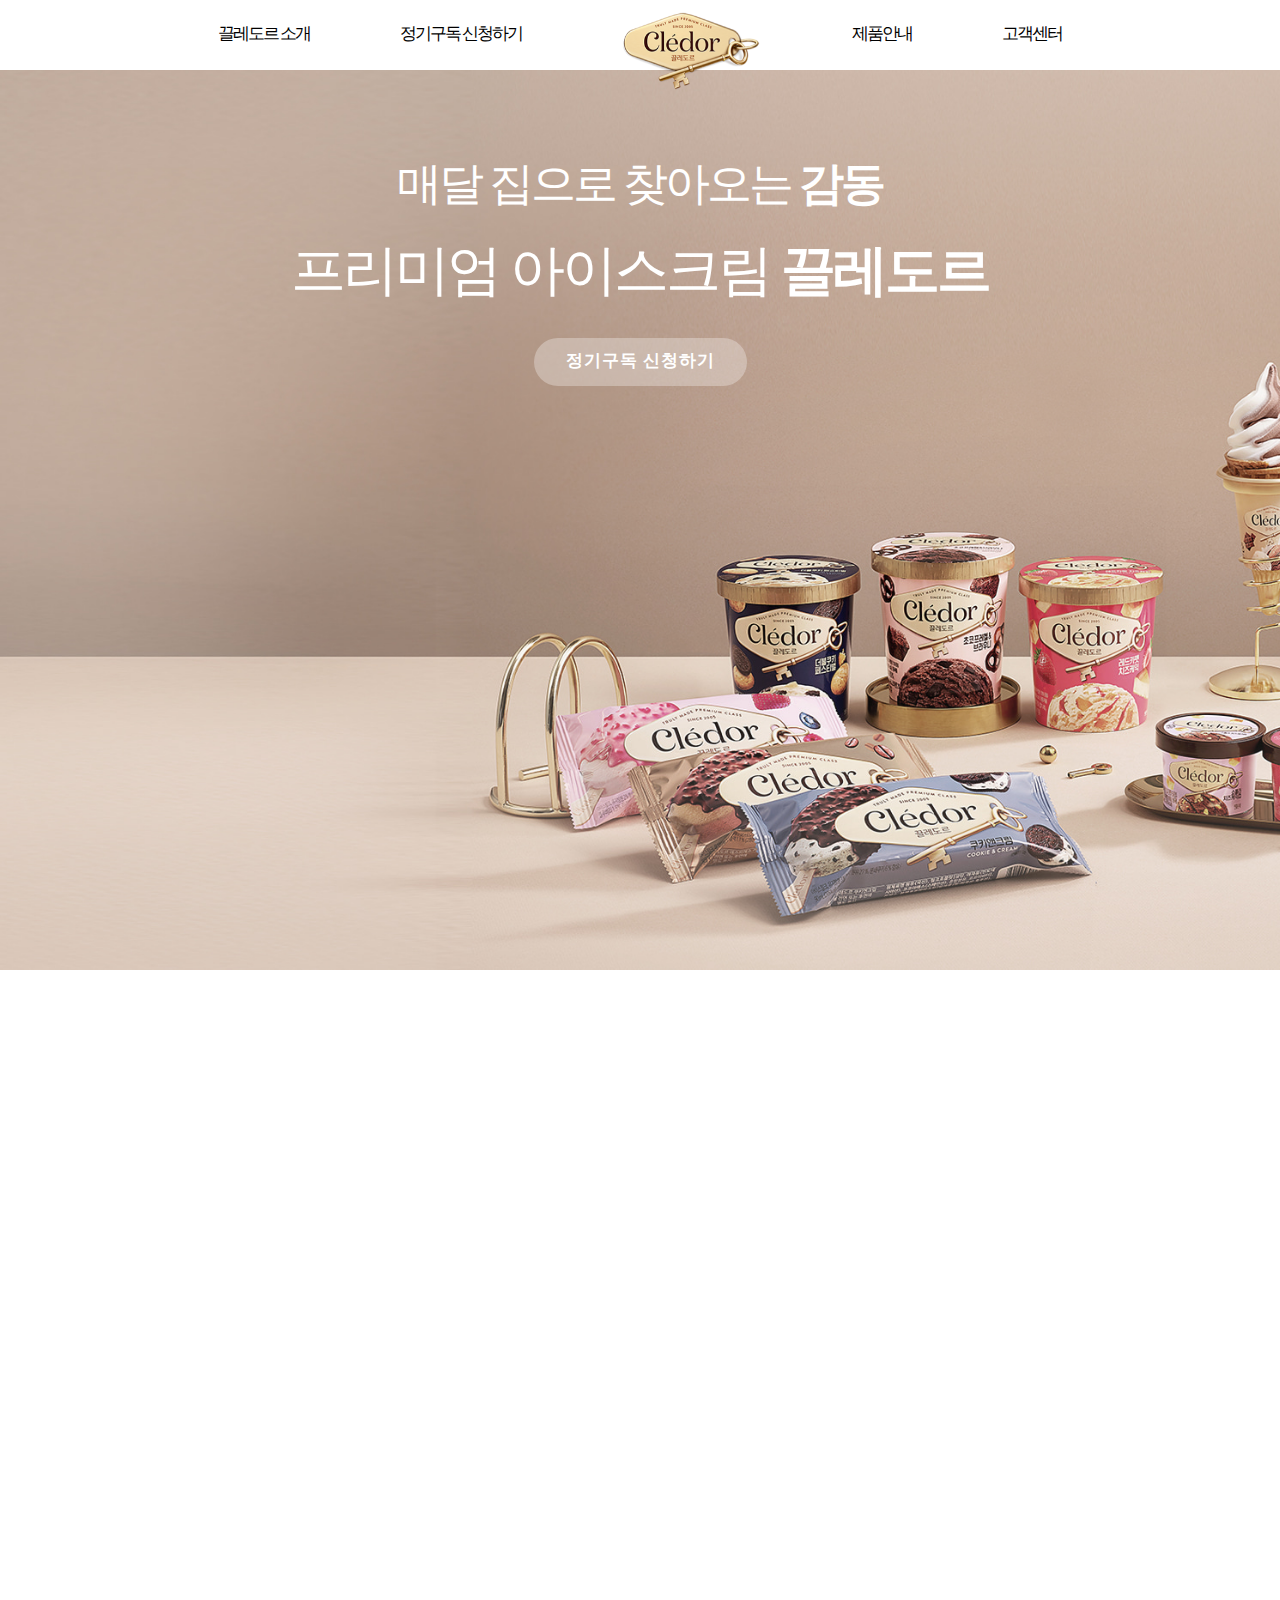
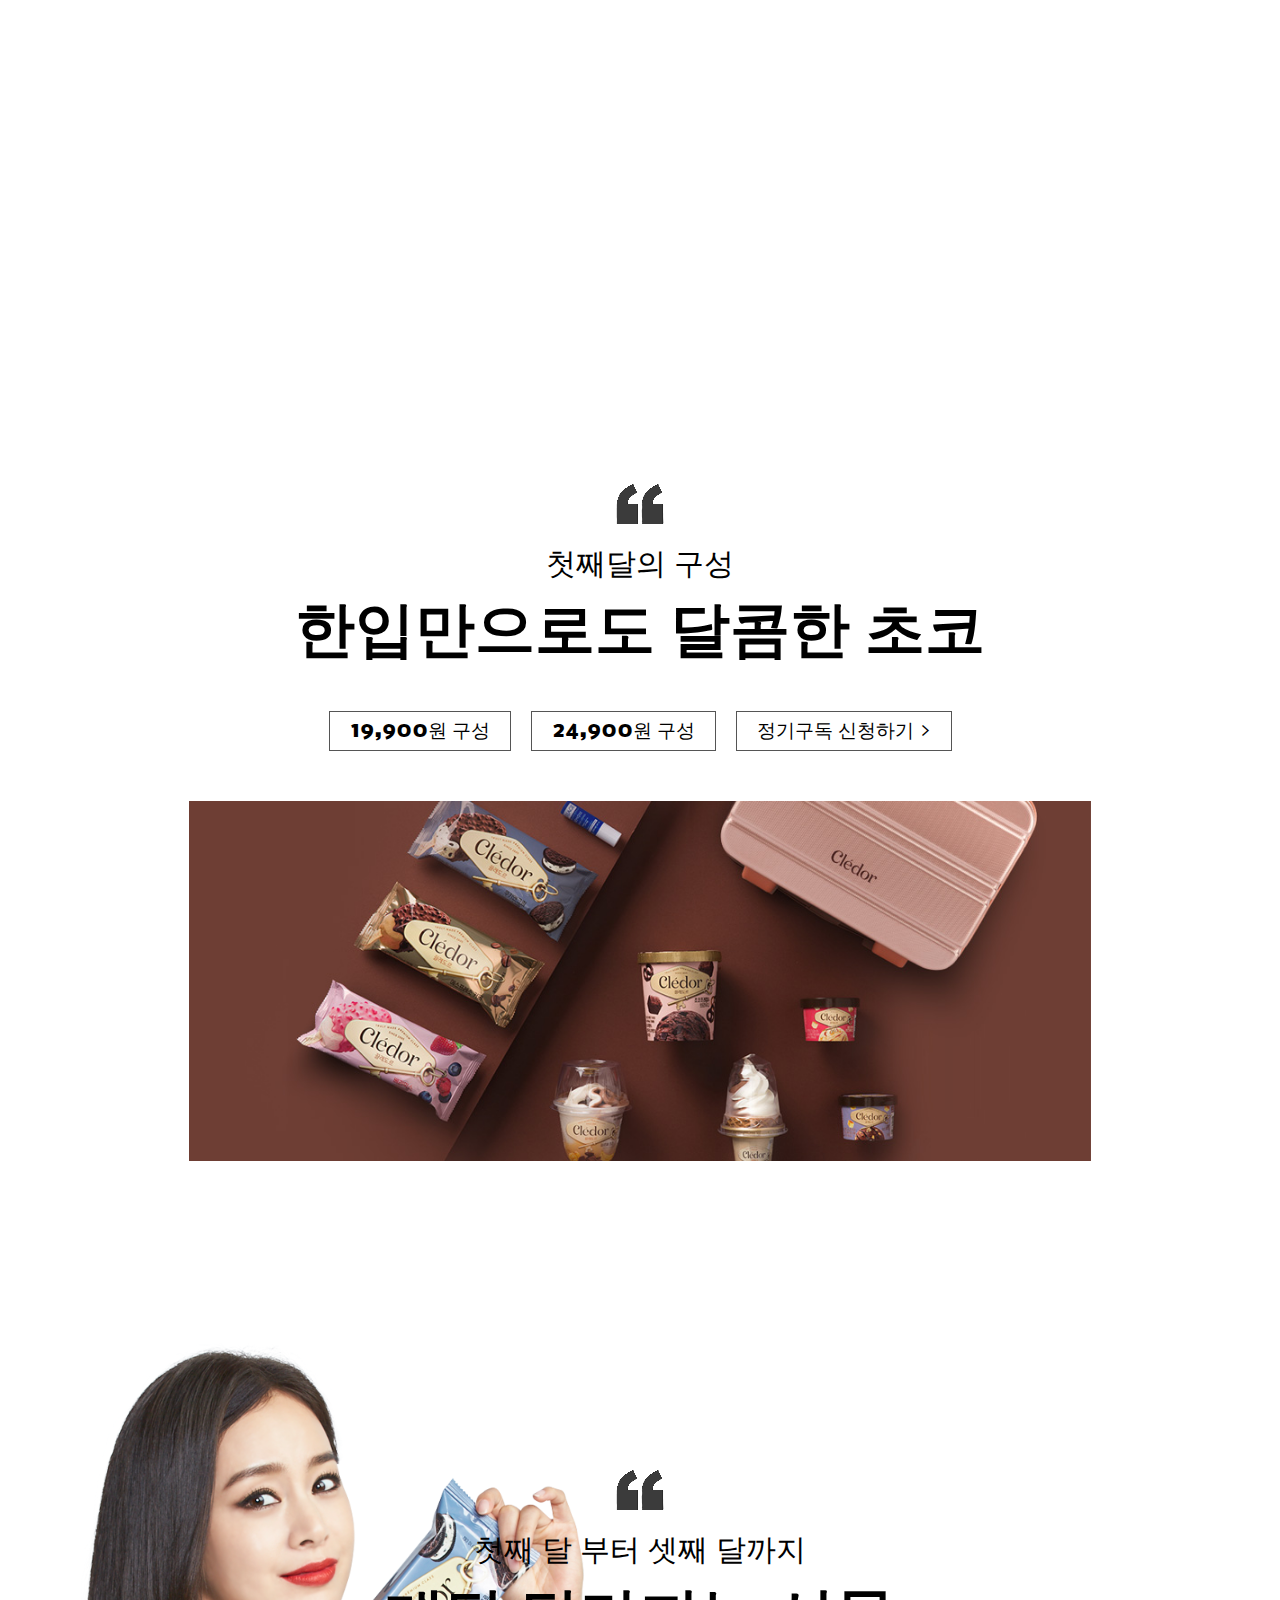
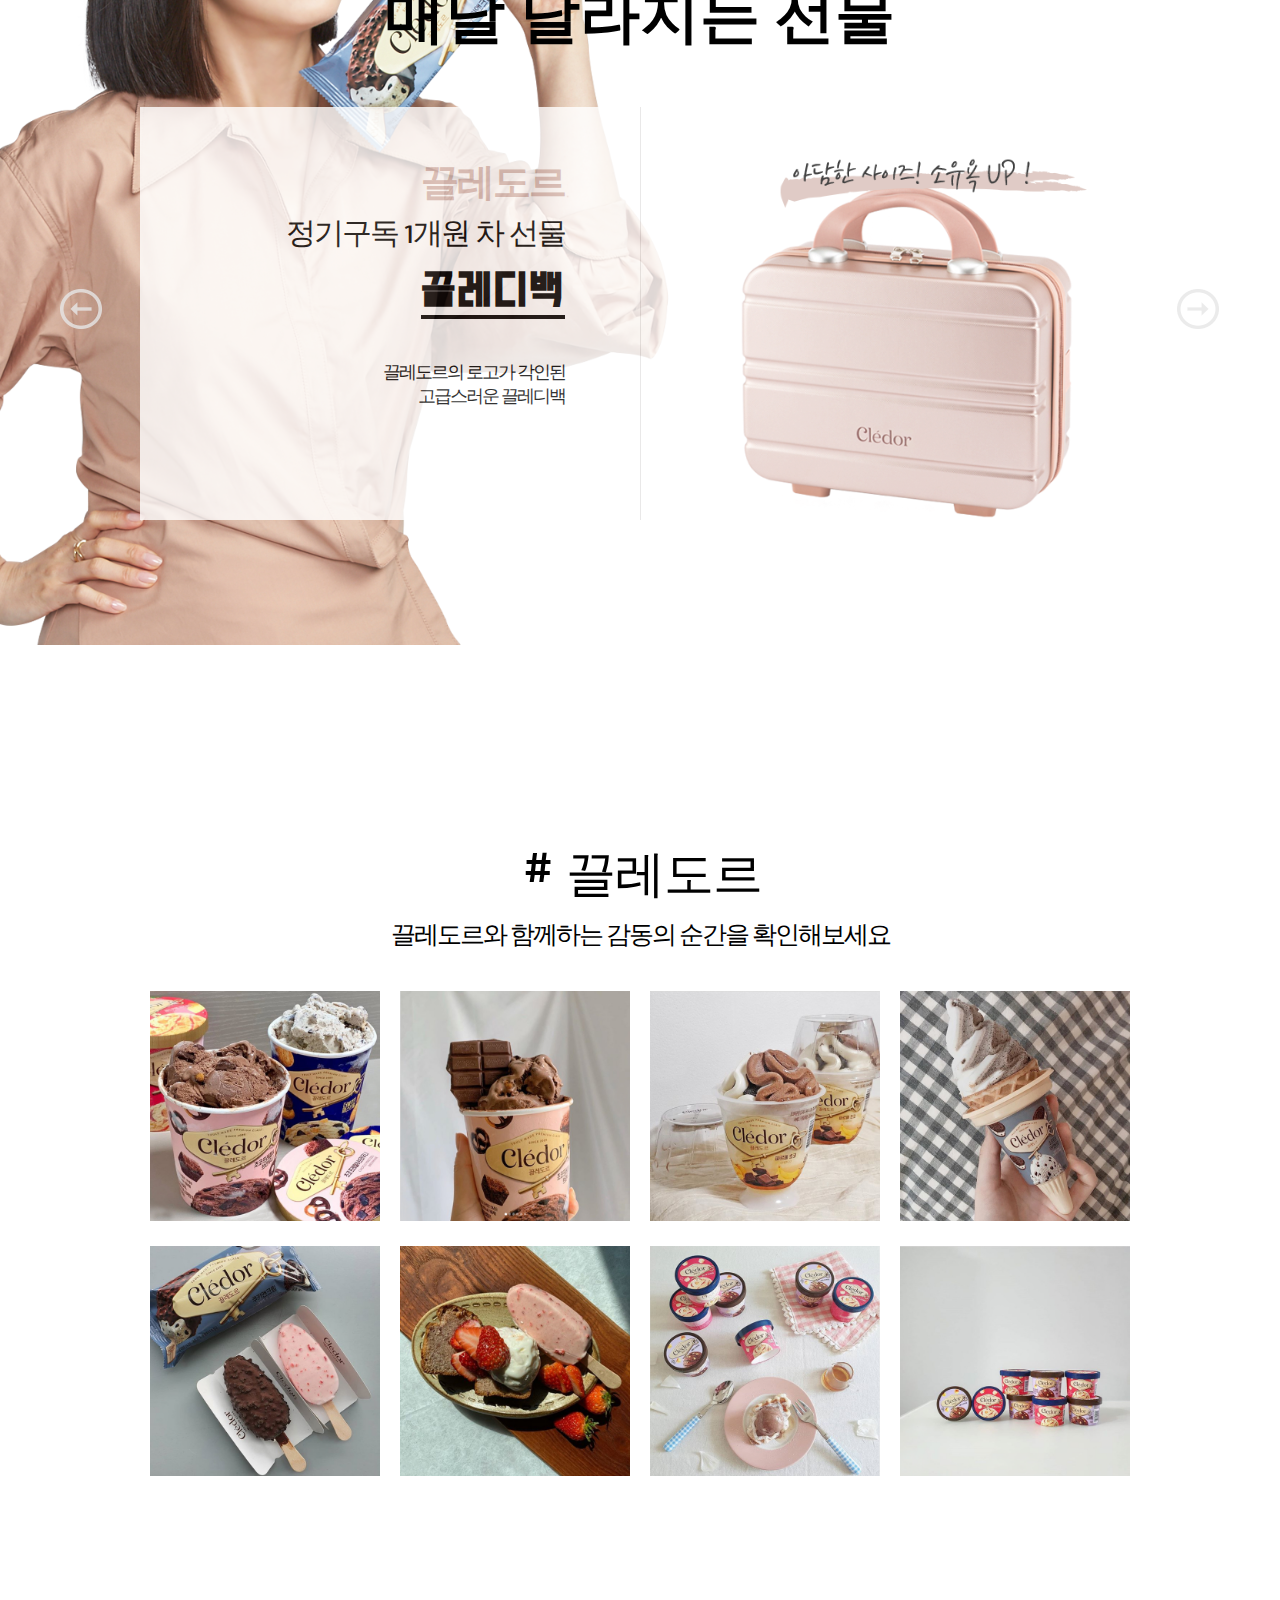
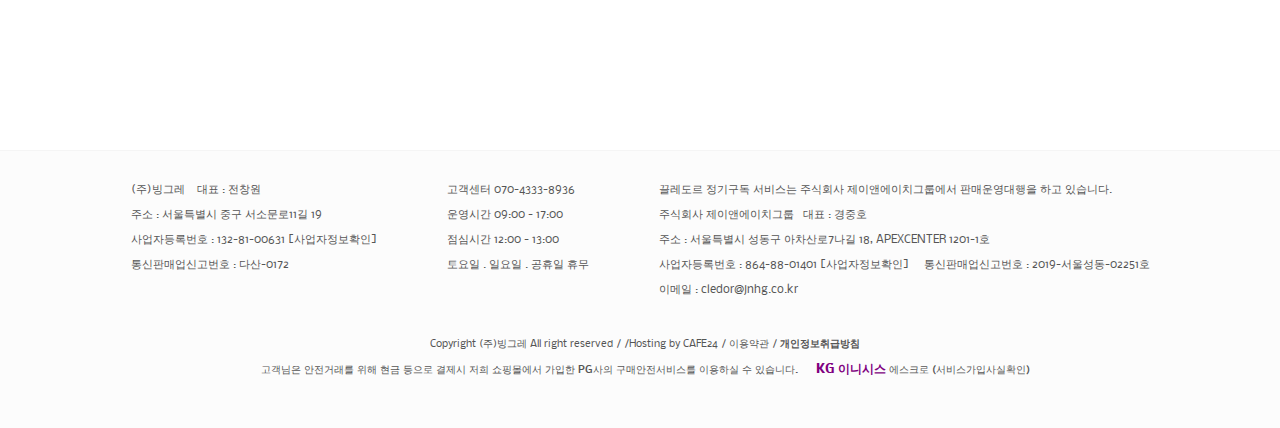
<file: index.html>
<!DOCTYPE html>
<html lang="ko">

  <head>
    <meta charset="UTF-8">
    <title>끌레도르</title>
    <meta name="viewport" content="width=device-width, initial-scale=1.0, user-scalable=no, maximum-scale=1.0, minimum-scale=1.0">
    <link rel="stylesheet" href="css/initial.min.css">
    <link rel="stylesheet" href="css/style.css">
    <!--[if lt IE 9]>
    <script src = "http://html5shiv.googlecode.com/svn/trunk/html5.js"></script>
    <![endif]-->
    <script src="js/jquery.min.js"></script>
    <script src="js/common.js"></script>
    <script type="text/javascript">
      window.onload = function(){
        var browse = navigator.userAgent.toLowerCase();
        if((navigator.appName == 'Netscape' && navigator.userAgent.search('Trident') != -1) || (browse.indexOf("msie") != -1)){
          alert("Chrome 사용을 권장합니다.");
        }
      };
    </script>
  </head>
  <body id="main">
    <div class="back_to_top">
      <a href="#intro">
        <svg xmlns="http://www.w3.org/2000/svg" viewBox="0 0 24 24" fill="white" width="24px" height="24px"><path d="M0 0h24v24H0z" fill="none"/><path d="M7.41 15.41L12 10.83l4.59 4.58L18 14l-6-6-6 6z"/></svg>
      </a>
    </div>
    <!-- mobile menu button -->
    <input type="checkbox" id="gnbcheck" name="gnbcheck">
    <label for="gnbcheck" id="gnbbtn">
      <span></span>
      <span></span>
      <span></span>
    </label>
    <header id="header">
      <nav id="gnb">
        <label for="gnbcheck" id="mobile_close_btn"></label>
        <ul>
          <li><a href="company/story.html">끌레도르 소개</a>
            <ul class="dropdown_menu">
              <li><a href="company/story.html">브랜드 스토리</a></li>
              <li class="video"><a href="company/video.html">영상</a></li>
            </ul>
          </li>
          <li><a href="subscription/subscription.html">정기구독 신청하기</a></li>
          <li id="top_logo"><a href="index.html"><img src="img/logo_img.png" alt="로고 이미지"></a></li>
          <li><a href="product/all.html">제품안내</a>
            <ul class="dropdown_menu">
              <li><a href="product/bar.html">끌레도르 바</a></li>
              <li><a href="product/pint.html">끌레도르 파인트</a></li>
              <li><a href="product/cup.html">끌레도르 컵</a></li>
              <li><a href="product/corn.html">끌레도르 콘</a></li>
            </ul>
          </li>
          <li><a href="community/notice.html">고객센터</a>
            <ul class="dropdown_menu">
              <li><a href="community/notice.html">공지사항</a></li>
              <li><a href="community/faq.html">FAQ</a></li>
            </ul>
          </li>
        </ul>
      </nav>
    </header>
    <div id="onepage">
      <section id="intro">
        <article>
          <h3>매달 집으로 찾아오는 <span>감동</span></h3>
          <h2>프리미엄 아이스크림 <span>끌레도르</span></h2>
          <a href="subscription/subscription.html" class="button">정기구독 신청하기</a>
        </article>
      </section>
      <section id="section1">
        <iframe src="https://www.youtube.com/embed/RGbpggsTGZc?rel=0&amp;autoplay=1&mute=1&amp;playlist=IDZnM3Uuq0E&amp;loop=1&showinfo=0&controls=0" frameborder="0" height="100%" allow="autoplay;" allowfullscreen></iframe>
      </section>
      <section id="section2">
        <div class="container">
          <div class="content_text">
            <img src="img/section2/section2_double-quotation-marks_img.png" alt="큰따옴표 이미지">
            <p>첫째달의 구성</p>
            <h2>한입만으로도 달콤한 초코</h2>
          </div>
          <div class="content_product_wrap">
            <div class="content_product">
              <ul>
                <li><a href="subscription/subscription.html"><span>19,900</span>원 구성</a></li>
                <li><a href="subscription/subscription.html"><span>24,900</span>원 구성</a></li>
                <li><a href="subscription/subscription.html">정기구독 신청하기&nbsp;></a></li>
              </ul>
            </div>
          </div>
          <div class="content_image">
            <img src="img/section2/section2_banner_img.png" alt="">
          </div>
        </div>
      </section>
      <section id="section3">
        <div id="model_img">
          <div class="image">
            <img src="img/section3/model_01.png" alt="">
          </div>
        </div>
        <div id="container">
          <div class="content_text">
            <img src="img/section2/section2_double-quotation-marks_img.png" alt="큰따옴표 이미지">
            <p>첫째 달 부터 셋째 달까지</p>
            <h2>매달 달라지는 선물</h2>
          </div>
          <div class="carousel_wrap">
            <p class="carousel_prev"><img src="img/section3/arrow_prev_gray.png" alt="prev"></p>
            <p class="carousel_next"><img src="img/section3/arrow_next_gray.png" alt="next"></p>
            <div class="carouse">
              <div class="carousel_inner">
                <ul class="column">
                  <li class="left">
                    <p>
                      <span class="color">끌레도르</span>
                      <span>정기구독 1개원 차 선물</span>
                      <span class="line">끌레디백</span>
                    </p>
                    <span>끌레도르의 로고가 각인된<br>고급스러운 끌레디백</span>
                    <div class="height"></div>
                  </li>
                  <li class="right"><img src="img/section3/gift_1.png" alt="끌레디백"></li>
                </ul>
                <ul class="column other">
                  <li class="left">
                    <p>
                      <span class="color">끌레도르</span>
                      <span>정기구독 2개원 차 선물</span>
                      <span class="line">끼리 크림치즈<br>스틱케익</span>
                    </p>
                    <span>나를 위한 힐링타임을 완성시키는<br>프리미엄 디저트</span>
                  </li>
                  <li class="right"><img src="img/section3/stick.png" alt="스틱케익"></li>
                </ul>
                <ul class="column theother">
                  <li class="left">
                    <p>
                      <span class="color">끌레도르</span>
                      <span>2021 정기구독 새로 구성</span>
                      <span class="line">폴딩카트</span>
                    </p>
                    <span>끌레도르의 로고가 각인된<br>1월의 선물 폴딩카트</span>
                    <div class="height"></div>
                  </li>
                  <li class="right"><img src="img/section3/gift_3.jpg" alt="폴딩카트"></li>
                </ul>
              </div>
            </div>
          </div>
        </div>
      </section>
      <section id="section4">
        <div class="container">
          <div class="content">
            <div class="hashtag"><span>#</span> 끌레도르</div>
            <div class="text">끌레도르와 함께하는 감동의 순간을 확인해보세요</div>
          </div>
          <div class="image">
            <div class="box"><a href="https://www.instagram.com/p/CCQgJWpl9NT/" target="_blank"><img src="img/section4/instagram_1.png" alt="instagram1"></a></div>
            <div class="box"><a href="https://www.instagram.com/p/CEhJH9BFkxA/" target="_blank"><img src="img/section4/instagram_2.png" alt="instagram2"></a></div>
            <div class="box"><a href="https://www.instagram.com/p/CDH-QYJnHRD/" target="_blank"><img src="img/section4/instagram_3.png" alt="instagram3"></a></div>
            <div class="box"><a href="https://www.instagram.com/p/CBxGloHnV6X/" target="_blank"><img src="img/section4/instagram_4.png" alt="instagram4"></a></div>
            <div class="box"><a href="https://www.instagram.com/p/CEk0rjEgjl3/" target="_blank"><img src="img/section4/instagram_5.png" alt="instagram5"></a></div>
            <div class="box"><a href="https://www.instagram.com/p/B-JfkSVpeLF/" target="_blank"><img src="img/section4/instagram_6.png" alt="instagram6"></a></div>
            <div class="box"><a href="https://www.instagram.com/p/CAoxxSAFquh/" target="_blank"><img src="img/section4/instagram_7.png" alt="instagram7"></a></div>
            <div class="box"><a href="https://www.instagram.com/p/CAcDq7IHea-/" target="_blank"><img src="img/section4/instagram_8.png" alt="instagram8"></a></div>
          </div>
        </div>
      </section>
    </div>
    <footer id="footer">
      <div class="footer_top">
        <!-- footer 상단영역 -->
        <div class="container">
          <div class="row">
            <div class="column">
              <ul>
                <li>(주)빙그레&nbsp;&nbsp;&nbsp;&nbsp;대표 : 전창원</li>
                <li>주소 : 서울특별시 중구 서소문로11길 19</li>
                <li>사업자등록번호 : 132-81-00631 <a href="#">[사업자정보확인]</a></li>
                <li>통신판매업신고번호 : 다산-0172</li>
              </ul>
            </div>
            <div class="column">
              <ul>
                <li>고객센터 070-4333-8936</li>
                <li>운영시간 09:00 - 17:00</li>
                <li>점심시간 12:00 - 13:00</li>
                <li>토요일&nbsp;.&nbsp;일요일&nbsp;.&nbsp;공휴일 휴무</li>
              </ul>
            </div>
            <div class="column">
              <ul>
                <li>끌레도르 정기구독 서비스는 주식회사 제이앤에이치그룹에서 판매운영대행을 하고 있습니다.</li>
                <li>주식회사 제이앤에이치그룹&nbsp;&nbsp;&nbsp;대표 : 경중호</li>
                <li>주소 : 서울특별시 성동구 아차산로7나길 18, APEXCENTER 1201-1호</li>
                <li>사업자등록번호 : 864-88-01401 <a href="#">[사업자정보확인]</a>&nbsp;&nbsp;&nbsp;&nbsp;&nbsp;통신판매업신고번호 : 2019-서울성동-02251호</li>
                <li>이메일 : cledor@jnhg.co.kr</li>
              </ul>
            </div>
          </div>
        </div>
      </div>
      <div class="container">
        <!-- footer 하단영역 -->
        <div class="copyright">
          Copyright (주)빙그레 All right reserved&nbsp;/&nbsp;/Hosting by CAFE24&nbsp;/&nbsp;<a href="#">이용약관</a>&nbsp;/&nbsp;<a href="#"><strong>개인정보취급방침</strong></a>
        </div>
        <div class="credits">
          고객님은 안전거래를 위해 현금 등으로 결제시 저희 쇼핑몰에서 가입한 PG사의 구매안전서비스를 이용하실 수 있습니다.&nbsp;&nbsp;&nbsp;&nbsp;&nbsp;&nbsp;<span>KG 이니시스</span>&nbsp;에스크로&nbsp;<a href="#">(서비스가입사실확인)</a>
        </div>
      </div>
    </footer>
  </body>

</html>
</file>
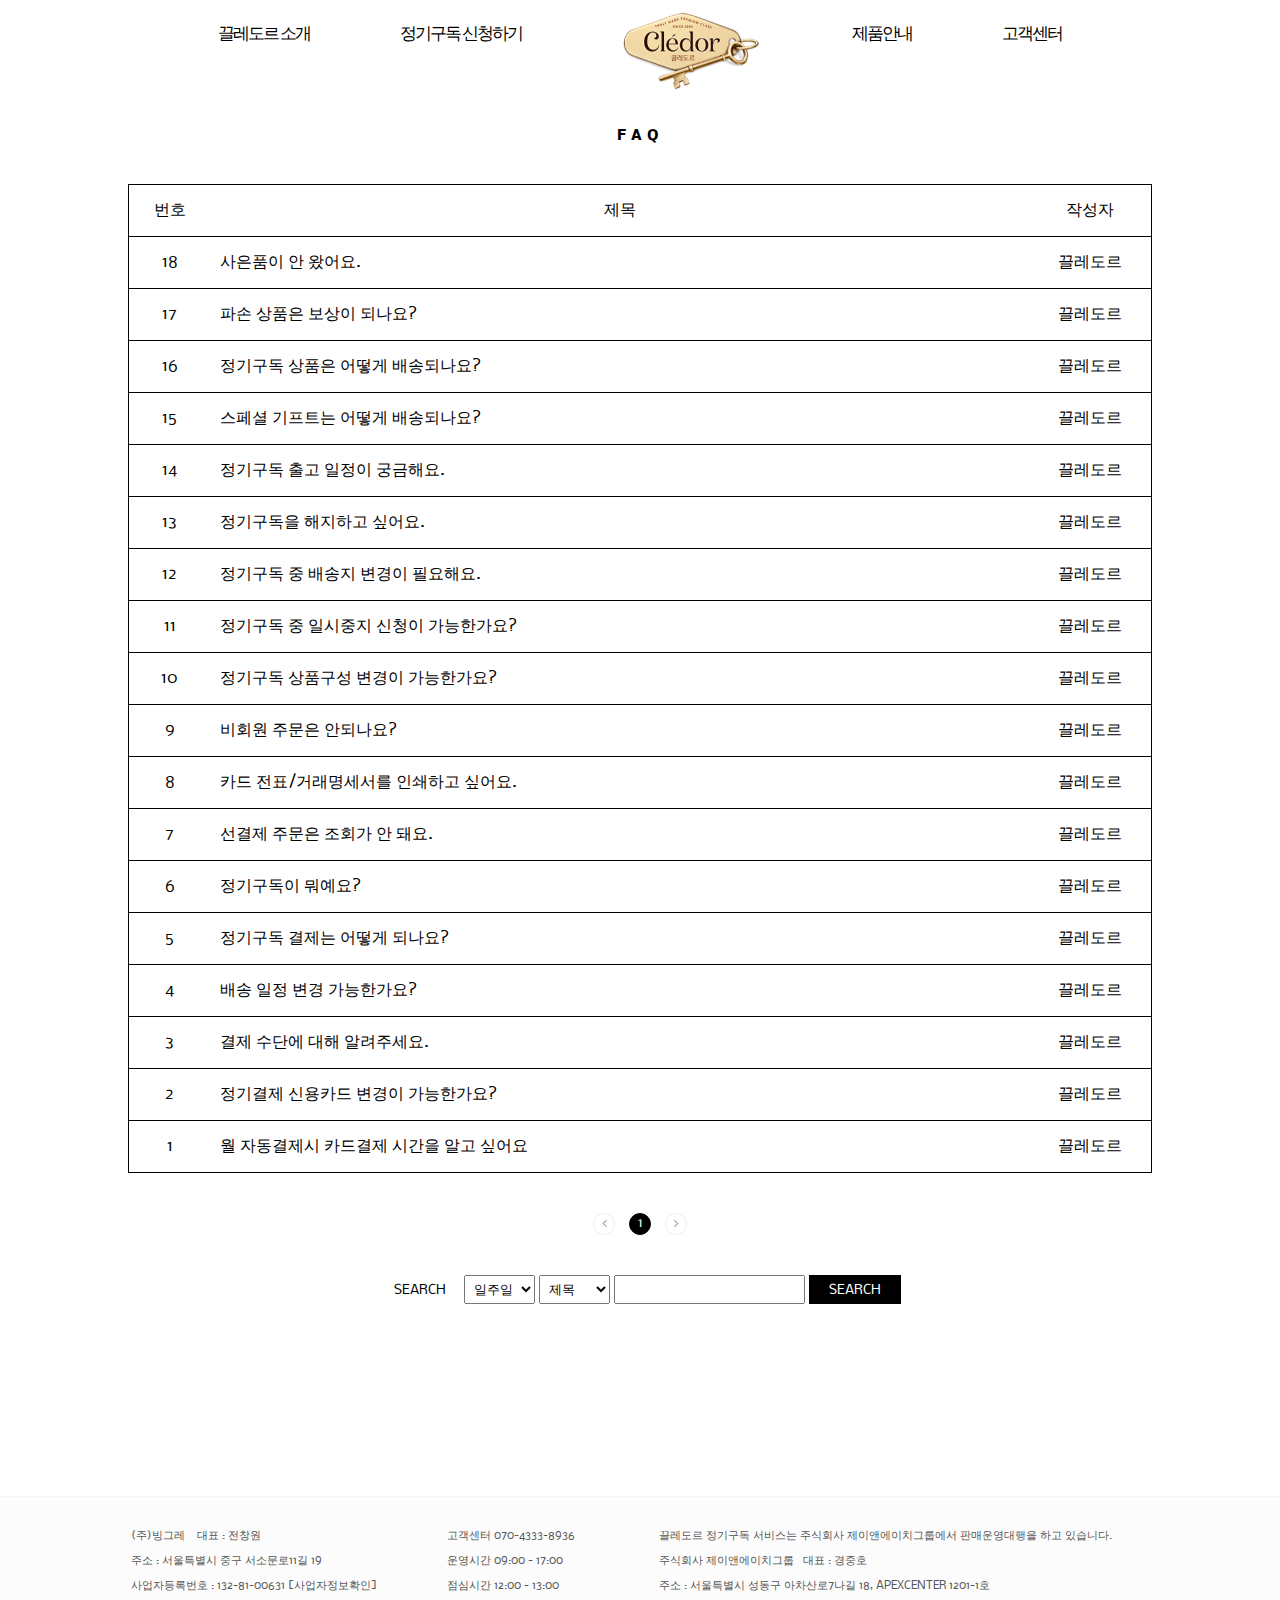
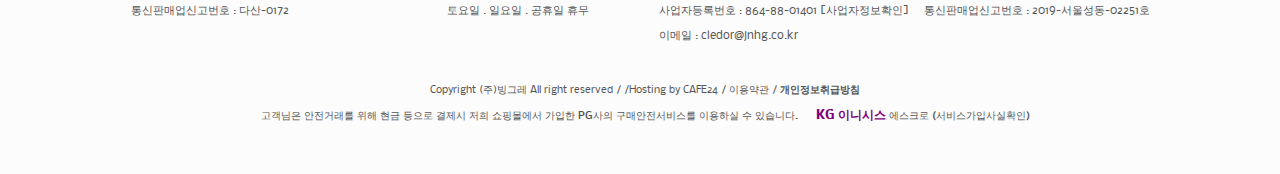
<file: community/faq.html>
<!DOCTYPE html>
<html lang="ko">

  <head>
    <meta charset="UTF-8">
    <title>끌레도르</title>
    <meta name="viewport" content="width=device-width, initial-scale=1.0, user-scalable=no, maximum-scale=1.0, minimum-scale=1.0">
    <link rel="stylesheet" href="../css/initial.min.css">
    <link rel="stylesheet" href="../css/style.css">
    <!--[if lt IE 9]>
    <script src = "http://html5shiv.googlecode.com/svn/trunk/html5.js"></script>
    <![endif]-->
    <script src="../js/jquery.min.js"></script>
    <script src="../js/common.js"></script>
  </head>

  <body id="commu">
    <div class="back_to_top">
      <a href="#intro">
        <svg xmlns="http://www.w3.org/2000/svg" viewBox="0 0 24 24" fill="white" width="24px" height="24px"><path d="M0 0h24v24H0z" fill="none"/><path d="M7.41 15.41L12 10.83l4.59 4.58L18 14l-6-6-6 6z"/></svg>
      </a>
    </div>
    <!-- mobile menu button -->
    <!-- <input type="checkbox" id="gnbcheck" name="gnbcheck">
    <label for="gnbcheck" id="gnbbtn">
      <span></span>
      <span></span>
      <span></span>
    </label> -->
    <header id="header">
      <nav id="gnb">
        <label for="gnbcheck" id="mobile_close_btn"></label>
        <ul>
          <li><a href="../company/story.html">끌레도르 소개</a>
            <ul class="dropdown_menu">
              <li><a href="../company/story.html">브랜드 스토리</a></li>
              <li><a href="../company/video.html">영상</a></li>
            </ul>
          </li>
          <li><a href="../subscription/subscription.html">정기구독 신청하기</a></li>
          <li id="top_logo"><a href="../index.html"><img src="../img/logo_img.png" alt="로고 이미지"></a></li>
          <li><a href="../product/all.html">제품안내</a>
            <ul class="dropdown_menu">
              <li><a href="../product/bar.html">끌레도르 바</a></li>
              <li><a href="../product/pint.html">끌레도르 파인트</a></li>
              <li><a href="../product/cup.html">끌레도르 컵</a></li>
              <li><a href="../product/corn.html">끌레도르 콘</a></li>
            </ul>
          </li>
          <li><a href="../community/notice.html">고객센터</a>
            <ul class="dropdown_menu">
              <li><a href="../community/notice.html">공지사항</a></li>
              <li><a href="../community/faq.html">FAQ</a></li>
            </ul>
          </li>
        </ul>
      </nav>
    </header>
    <div id="notice_page">
      <p class="title">FAQ</p>
      <table>
        <tr class="head">
          <td class="widthNum">번호</td>
          <td class="width">제목</td>
          <td>작성자</td>
        </tr>
        <tr>
          <td class="widthNum">18</td>
          <td class="width">사은품이 안 왔어요.</td>
          <td>끌레도르</td>
        </tr>
        <tr>
          <td class="widthNum">17</td>
          <td class="width">파손 상품은 보상이 되나요?</td>
          <td>끌레도르</td>
        </tr>
        <tr>
          <td class="widthNum">16</td>
          <td class="width">정기구독 상품은 어떻게 배송되나요?</td>
          <td>끌레도르</td>
        </tr>
        <tr>
          <td class="widthNum">15</td>
          <td class="width">스페셜 기프트는 어떻게 배송되나요?</td>
          <td>끌레도르</td>
        </tr>
        <tr>
          <td class="widthNum">14</td>
          <td class="width">정기구독 출고 일정이 궁금해요.</td>
          <td>끌레도르</td>
        </tr>
        <tr>
          <td class="widthNum">13</td>
          <td class="width">정기구독을 해지하고 싶어요.</td>
          <td>끌레도르</td>
        </tr>
        <tr>
          <td class="widthNum">12</td>
          <td class="width">정기구독 중 배송지 변경이 필요해요.</td>
          <td>끌레도르</td>
        </tr>
        <tr>
          <td class="widthNum">11</td>
          <td class="width">정기구독 중 일시중지 신청이 가능한가요?</td>
          <td>끌레도르</td>
        </tr>
        <tr>
          <td class="widthNum">10</td>
          <td class="width">정기구독 상품구성 변경이 가능한가요?</td>
          <td>끌레도르</td>
        </tr>
        <tr>
          <td class="widthNum">9</td>
          <td class="width">비회원 주문은 안되나요?</td>
          <td>끌레도르</td>
        </tr>
        <tr>
          <td class="widthNum">8</td>
          <td class="width">카드 전표/거래명세서를 인쇄하고 싶어요.</td>
          <td>끌레도르</td>
        </tr>
        <tr>
          <td class="widthNum">7</td>
          <td class="width">선결제 주문은 조회가 안 돼요.</td>
          <td>끌레도르</td>
        </tr>
        <tr>
          <td class="widthNum">6</td>
          <td class="width">정기구독이 뭐예요?</td>
          <td>끌레도르</td>
        </tr>
        <tr>
          <td class="widthNum">5</td>
          <td class="width">정기구독 결제는 어떻게 되나요?</td>
          <td>끌레도르</td>
        </tr>
        <tr>
          <td class="widthNum">4</td>
          <td class="width">배송 일정 변경 가능한가요?</td>
          <td>끌레도르</td>
        </tr>
        <tr>
          <td class="widthNum">3</td>
          <td class="width">결제 수단에 대해 알려주세요.</td>
          <td>끌레도르</td>
        </tr>
        <tr>
          <td class="widthNum">2</td>
          <td class="width">정기결제 신용카드 변경이 가능한가요?</td>
          <td>끌레도르</td>
        </tr>
        <tr>
          <td class="widthNum">1</td>
          <td class="width">월 자동결제시 카드결제 시간을 알고 싶어요</td>
          <td>끌레도르</td>
        </tr>
      </table>
      <p class="page">
        <a href="#"><span><</span></a>
        <a href="#"><span class="black">1</span></a>
        <a href="#"><span>></span></a>
      </p>
      <p class="search">
        <span>search </span>
        <select>
          <option value="week">일주일</option>
          <option value="onemonth">한달</option>
          <option value="threemonth">세달</option>
          <option value="all">전체</option>
        </select>
        <select>
          <option value="">제목</option>
          <option value="">내용</option>
          <option value="">글쓴이</option>
          <option value="">아이디</option>
          <option value="">별명</option>
        </select>
        <input type="text">
        <a href="#"><span>search</span></a>
      </p>
    </div>
    <footer id="footer">
      <div class="footer_top">
        <!-- footer 상단영역 -->
        <div class="container">
          <div class="row">
            <div class="column">
              <ul>
                <li>(주)빙그레&nbsp;&nbsp;&nbsp;&nbsp;대표 : 전창원</li>
                <li>주소 : 서울특별시 중구 서소문로11길 19</li>
                <li>사업자등록번호 : 132-81-00631 <a href="#">[사업자정보확인]</a></li>
                <li>통신판매업신고번호 : 다산-0172</li>
              </ul>
            </div>
            <div class="column">
              <ul>
                <li>고객센터 070-4333-8936</li>
                <li>운영시간 09:00 - 17:00</li>
                <li>점심시간 12:00 - 13:00</li>
                <li>토요일&nbsp;.&nbsp;일요일&nbsp;.&nbsp;공휴일 휴무</li>
              </ul>
            </div>
            <div class="column">
              <ul>
                <li>끌레도르 정기구독 서비스는 주식회사 제이앤에이치그룹에서 판매운영대행을 하고 있습니다.</li>
                <li>주식회사 제이앤에이치그룹&nbsp;&nbsp;&nbsp;대표 : 경중호</li>
                <li>주소 : 서울특별시 성동구 아차산로7나길 18, APEXCENTER 1201-1호</li>
                <li>사업자등록번호 : 864-88-01401 <a href="#">[사업자정보확인]</a>&nbsp;&nbsp;&nbsp;&nbsp;&nbsp;통신판매업신고번호 : 2019-서울성동-02251호</li>
                <li>이메일 : cledor@jnhg.co.kr</li>
              </ul>
            </div>
          </div>
        </div>
      </div>
      <div class="container">
        <!-- footer 하단영역 -->
        <div class="copyright">
          Copyright (주)빙그레 All right reserved&nbsp;/&nbsp;/Hosting by CAFE24&nbsp;/&nbsp;<a href="#">이용약관</a>&nbsp;/&nbsp;<a href="#"><strong>개인정보취급방침</strong></a>
        </div>
        <div class="credits">
          고객님은 안전거래를 위해 현금 등으로 결제시 저희 쇼핑몰에서 가입한 PG사의 구매안전서비스를 이용하실 수 있습니다.&nbsp;&nbsp;&nbsp;&nbsp;&nbsp;&nbsp;<span>KG 이니시스</span>&nbsp;에스크로&nbsp;<a href="#">(서비스가입사실확인)</a>
        </div>
      </div>
    </footer>
  </body>

</html>
</file>
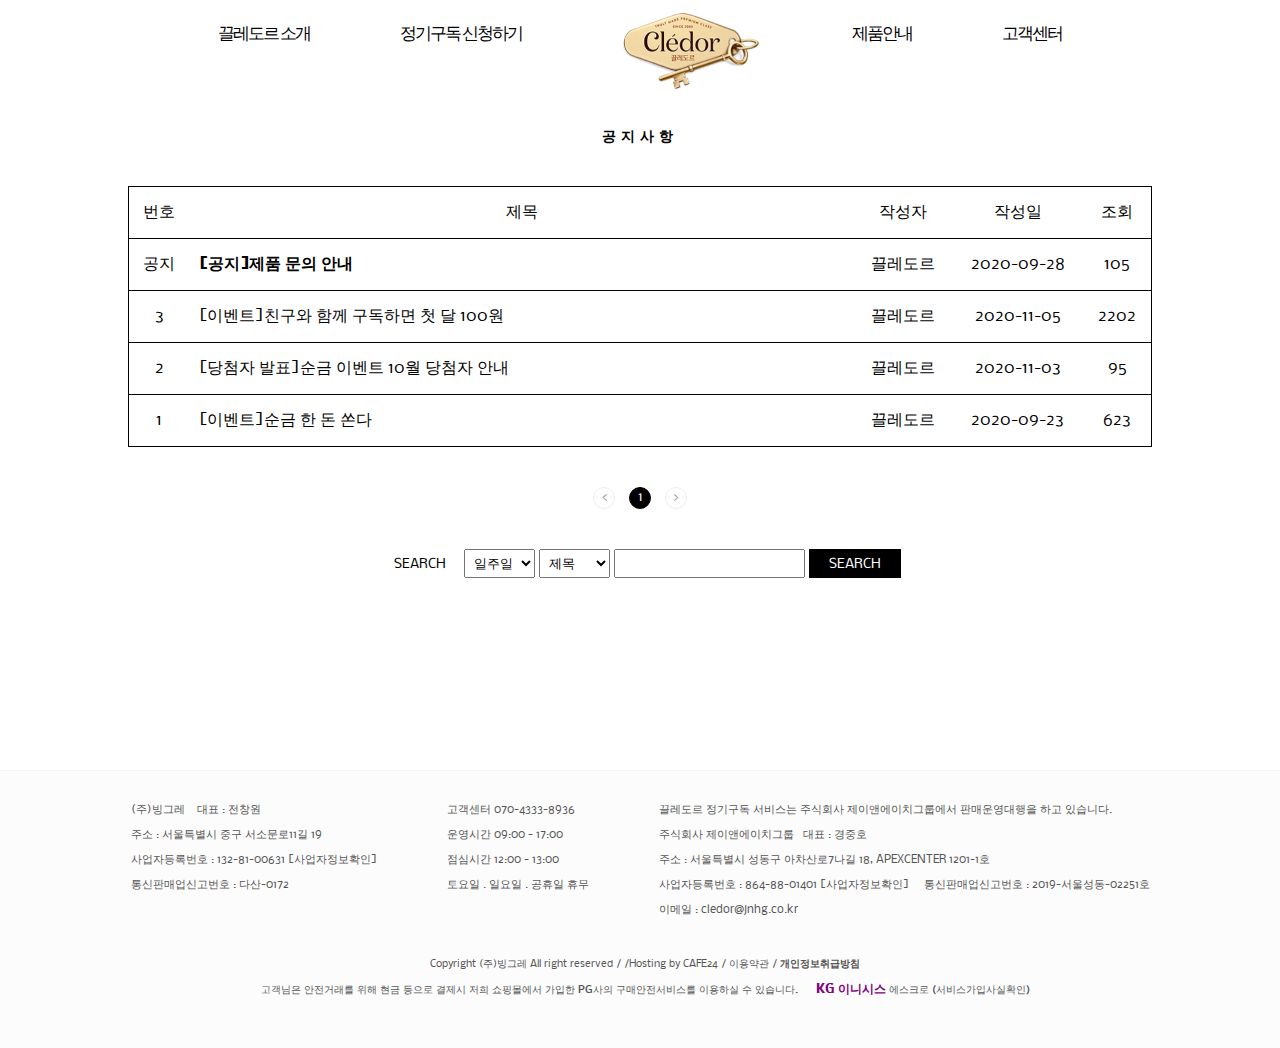
<file: community/notice.html>
<!DOCTYPE html>
<html lang="ko">

  <head>
    <meta charset="UTF-8">
    <title>끌레도르</title>
    <meta name="viewport" content="width=device-width, initial-scale=1.0, user-scalable=no, maximum-scale=1.0, minimum-scale=1.0">
    <link rel="stylesheet" href="../css/initial.min.css">
    <link rel="stylesheet" href="../css/style.css">
    <!--[if lt IE 9]>
    <script src = "http://html5shiv.googlecode.com/svn/trunk/html5.js"></script>
    <![endif]-->
    <script src="../js/jquery.min.js"></script>
    <script src="../js/common.js"></script>
  </head>

  <body id="commu">
    <div class="back_to_top">
      <a href="#intro">
        <svg xmlns="http://www.w3.org/2000/svg" viewBox="0 0 24 24" fill="white" width="24px" height="24px"><path d="M0 0h24v24H0z" fill="none"/><path d="M7.41 15.41L12 10.83l4.59 4.58L18 14l-6-6-6 6z"/></svg>
      </a>
    </div>
    <!-- mobile menu button -->
    <input type="checkbox" id="gnbcheck" name="gnbcheck">
    <label for="gnbcheck" id="gnbbtn">
      <span></span>
      <span></span>
      <span></span>
    </label>
    <header id="header">
      <nav id="gnb">
        <label for="gnbcheck" id="mobile_close_btn"></label>
        <ul>
          <li><a href="../company/story.html">끌레도르 소개</a>
            <ul class="dropdown_menu">
              <li><a href="../company/story.html">브랜드 스토리</a></li>
              <li><a href="../company/video.html">영상</a></li>
            </ul>
          </li>
          <li><a href="../subscription/subscription.html">정기구독 신청하기</a></li>
          <li id="top_logo"><a href="../index.html"><img src="../img/logo_img.png" alt="로고 이미지"></a></li>
          <li><a href="../product/all.html">제품안내</a>
            <ul class="dropdown_menu">
              <li><a href="../product/bar.html">끌레도르 바</a></li>
              <li><a href="../product/pint.html">끌레도르 파인트</a></li>
              <li><a href="../product/cup.html">끌레도르 컵</a></li>
              <li><a href="../product/corn.html">끌레도르 콘</a></li>
            </ul>
          </li>
          <li><a href="../community/notice.html">고객센터</a>
            <ul class="dropdown_menu">
              <li><a href="../community/notice.html">공지사항</a></li>
              <li><a href="../community/faq.html">FAQ</a></li>
            </ul>
          </li>
        </ul>
      </nav>
    </header>
    <div id="notice_page">
      <p class="title">공지사항</p>
      <table>
        <tr class="head">
          <td>번호</td>
          <td class="widthNoti">제목</td>
          <td>작성자</td>
          <td>작성일</td>
          <td>조회</td>
        </tr>
        <tr>
          <td>공지</td>
          <th class="widthNoti">[공지]제품 문의 안내</th>
          <td>끌레도르</td>
          <td>2020-09-28</td>
          <td>105</td>
        </tr>
        <tr>
          <td>3</td>
          <td class="widthNoti">[이벤트]친구와 함께 구독하면 첫 달 100원</td>
          <td>끌레도르</td>
          <td>2020-11-05</td>
          <td>2202</td>
        </tr>
        <tr>
          <td>2</td>
          <td class="widthNoti">[당첨자 발표]순금 이벤트 10월 당첨자 안내</td>
          <td>끌레도르</td>
          <td>2020-11-03</td>
          <td>95</td>
        </tr>
        <tr>
          <td>1</td>
          <td class="widthNoti">[이벤트]순금 한 돈 쏜다</td>
          <td>끌레도르</td>
          <td>2020-09-23</td>
          <td>623</td>
        </tr>
      </table>
      <p class="page">
        <a href="#"><span><</span></a>
        <a href="#"><span class="black">1</span></a>
        <a href="#"><span>></span></a>
      </p>
      <p class="search">
        <span>search </span>
        <select>
          <option value="week">일주일</option>
          <option value="onemonth">한달</option>
          <option value="threemonth">세달</option>
          <option value="all">전체</option>
        </select>
        <select>
          <option value="">제목</option>
          <option value="">내용</option>
          <option value="">글쓴이</option>
          <option value="">아이디</option>
          <option value="">별명</option>
        </select>
        <input type="text">
        <a href="#"><span>search</span></a>
      </p>
    </div>
    <footer id="footer">
      <div class="footer_top">
        <!-- footer 상단영역 -->
        <div class="container">
          <div class="row">
            <div class="column">
              <ul>
                <li>(주)빙그레&nbsp;&nbsp;&nbsp;&nbsp;대표 : 전창원</li>
                <li>주소 : 서울특별시 중구 서소문로11길 19</li>
                <li>사업자등록번호 : 132-81-00631 <a href="#">[사업자정보확인]</a></li>
                <li>통신판매업신고번호 : 다산-0172</li>
              </ul>
            </div>
            <div class="column">
              <ul>
                <li>고객센터 070-4333-8936</li>
                <li>운영시간 09:00 - 17:00</li>
                <li>점심시간 12:00 - 13:00</li>
                <li>토요일&nbsp;.&nbsp;일요일&nbsp;.&nbsp;공휴일 휴무</li>
              </ul>
            </div>
            <div class="column">
              <ul>
                <li>끌레도르 정기구독 서비스는 주식회사 제이앤에이치그룹에서 판매운영대행을 하고 있습니다.</li>
                <li>주식회사 제이앤에이치그룹&nbsp;&nbsp;&nbsp;대표 : 경중호</li>
                <li>주소 : 서울특별시 성동구 아차산로7나길 18, APEXCENTER 1201-1호</li>
                <li>사업자등록번호 : 864-88-01401 <a href="#">[사업자정보확인]</a>&nbsp;&nbsp;&nbsp;&nbsp;&nbsp;통신판매업신고번호 : 2019-서울성동-02251호</li>
                <li>이메일 : cledor@jnhg.co.kr</li>
              </ul>
            </div>
          </div>
        </div>
      </div>
      <div class="container">
        <!-- footer 하단영역 -->
        <div class="copyright">
          Copyright (주)빙그레 All right reserved&nbsp;/&nbsp;/Hosting by CAFE24&nbsp;/&nbsp;<a href="#">이용약관</a>&nbsp;/&nbsp;<a href="#"><strong>개인정보취급방침</strong></a>
        </div>
        <div class="credits">
          고객님은 안전거래를 위해 현금 등으로 결제시 저희 쇼핑몰에서 가입한 PG사의 구매안전서비스를 이용하실 수 있습니다.&nbsp;&nbsp;&nbsp;&nbsp;&nbsp;&nbsp;<span>KG 이니시스</span>&nbsp;에스크로&nbsp;<a href="#">(서비스가입사실확인)</a>
        </div>
      </div>
    </footer>
  </body>

</html>
</file>
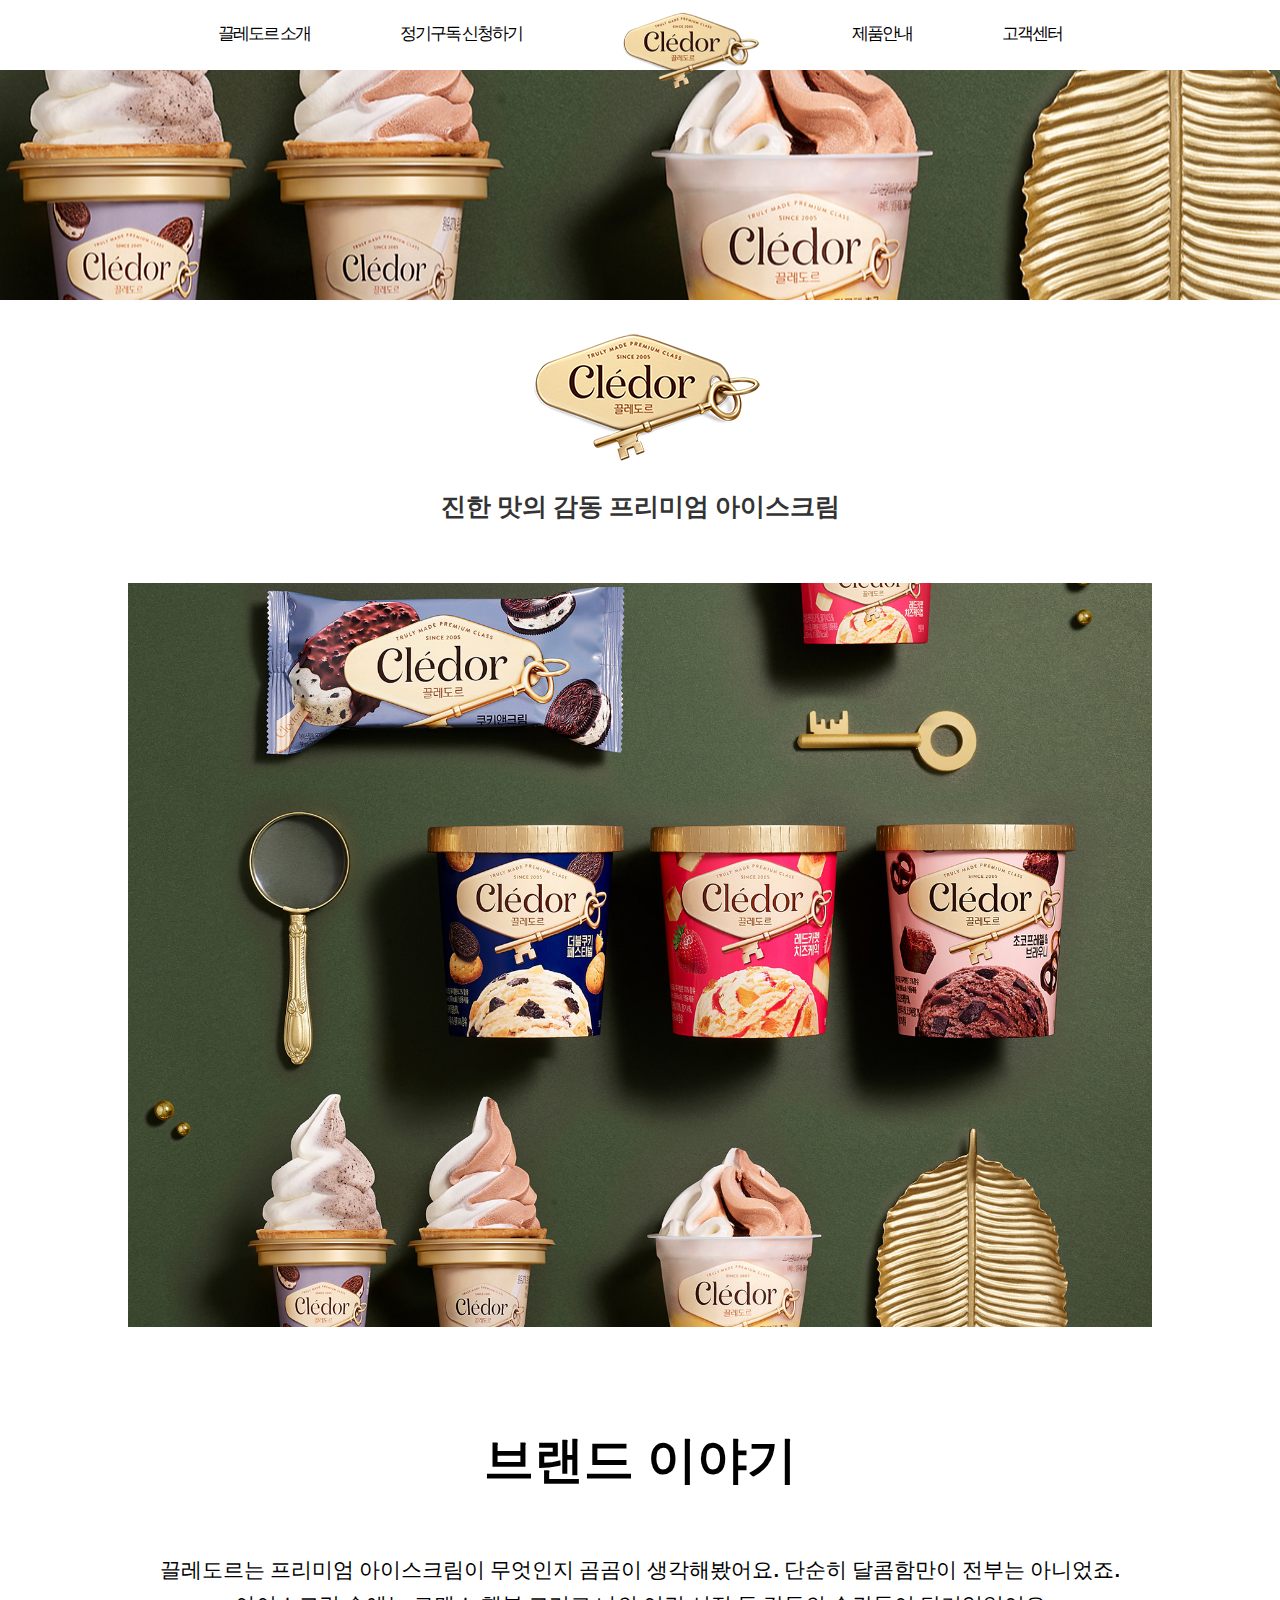
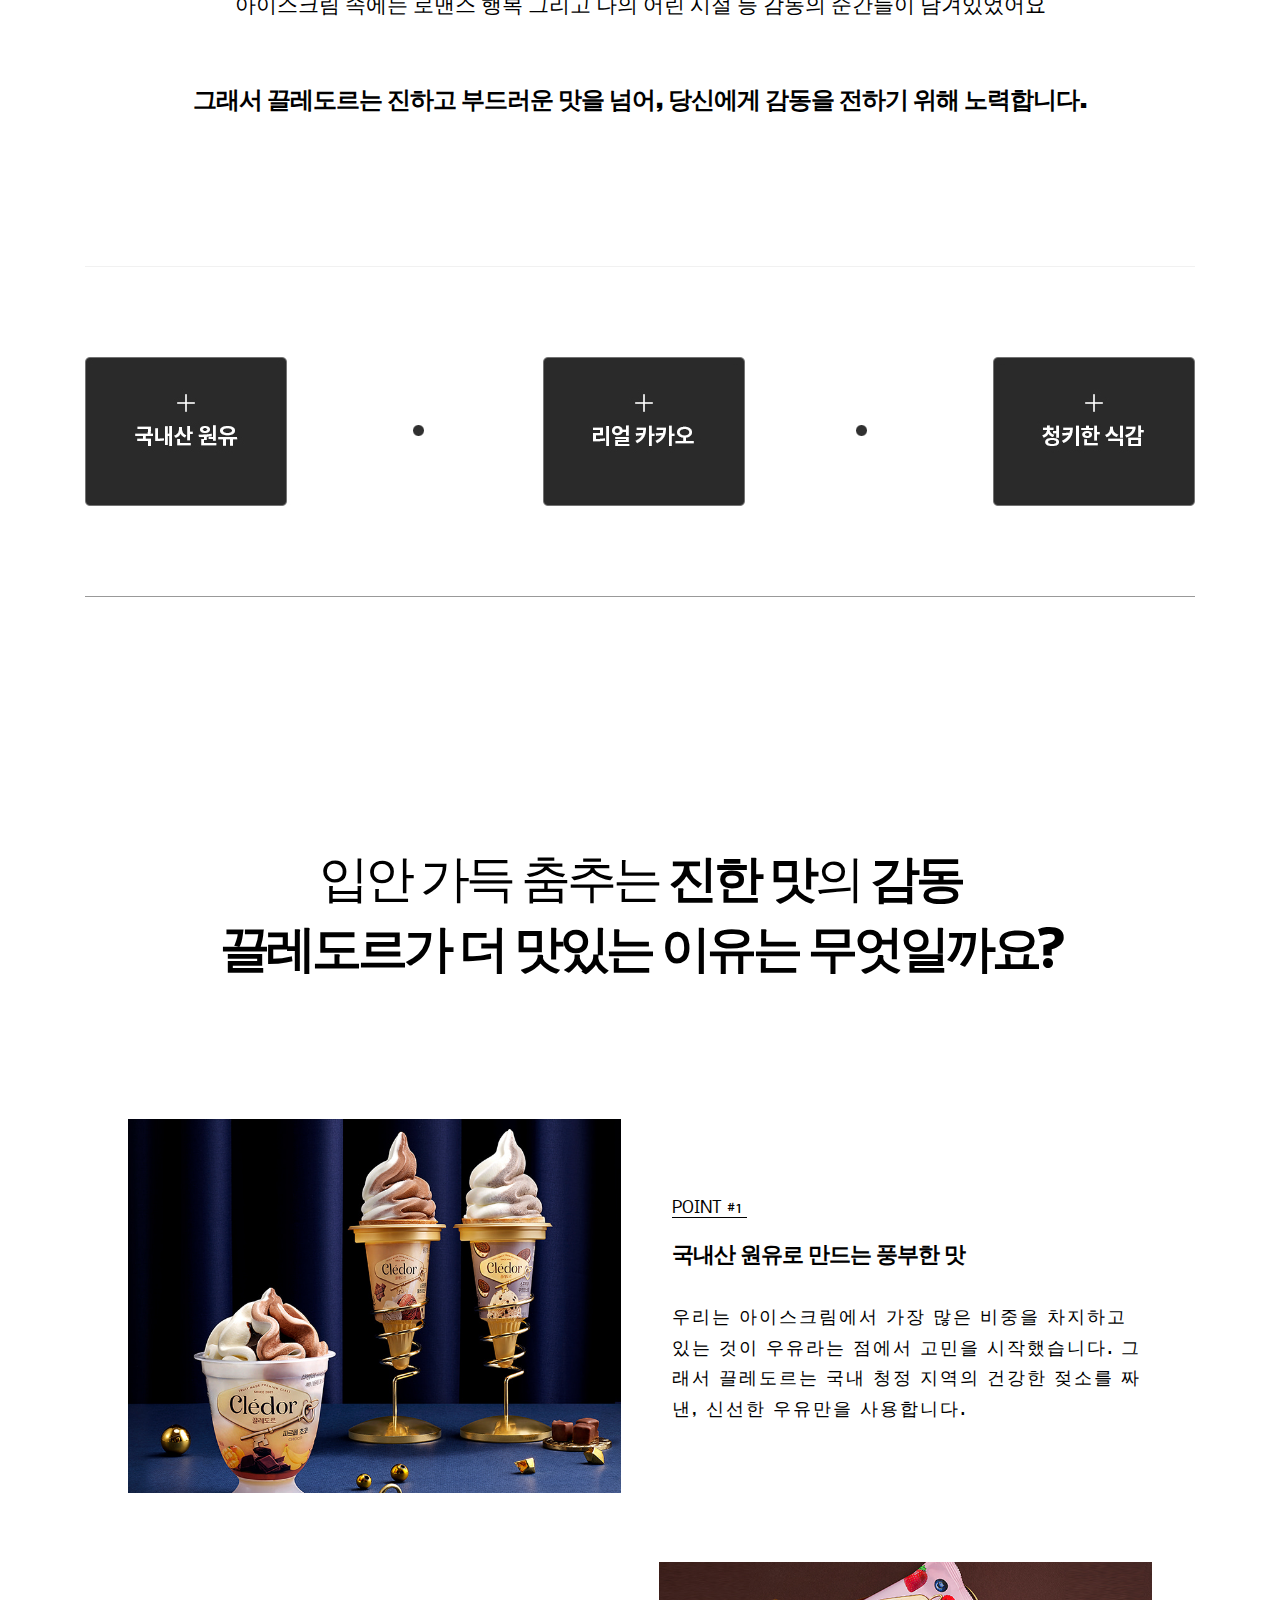
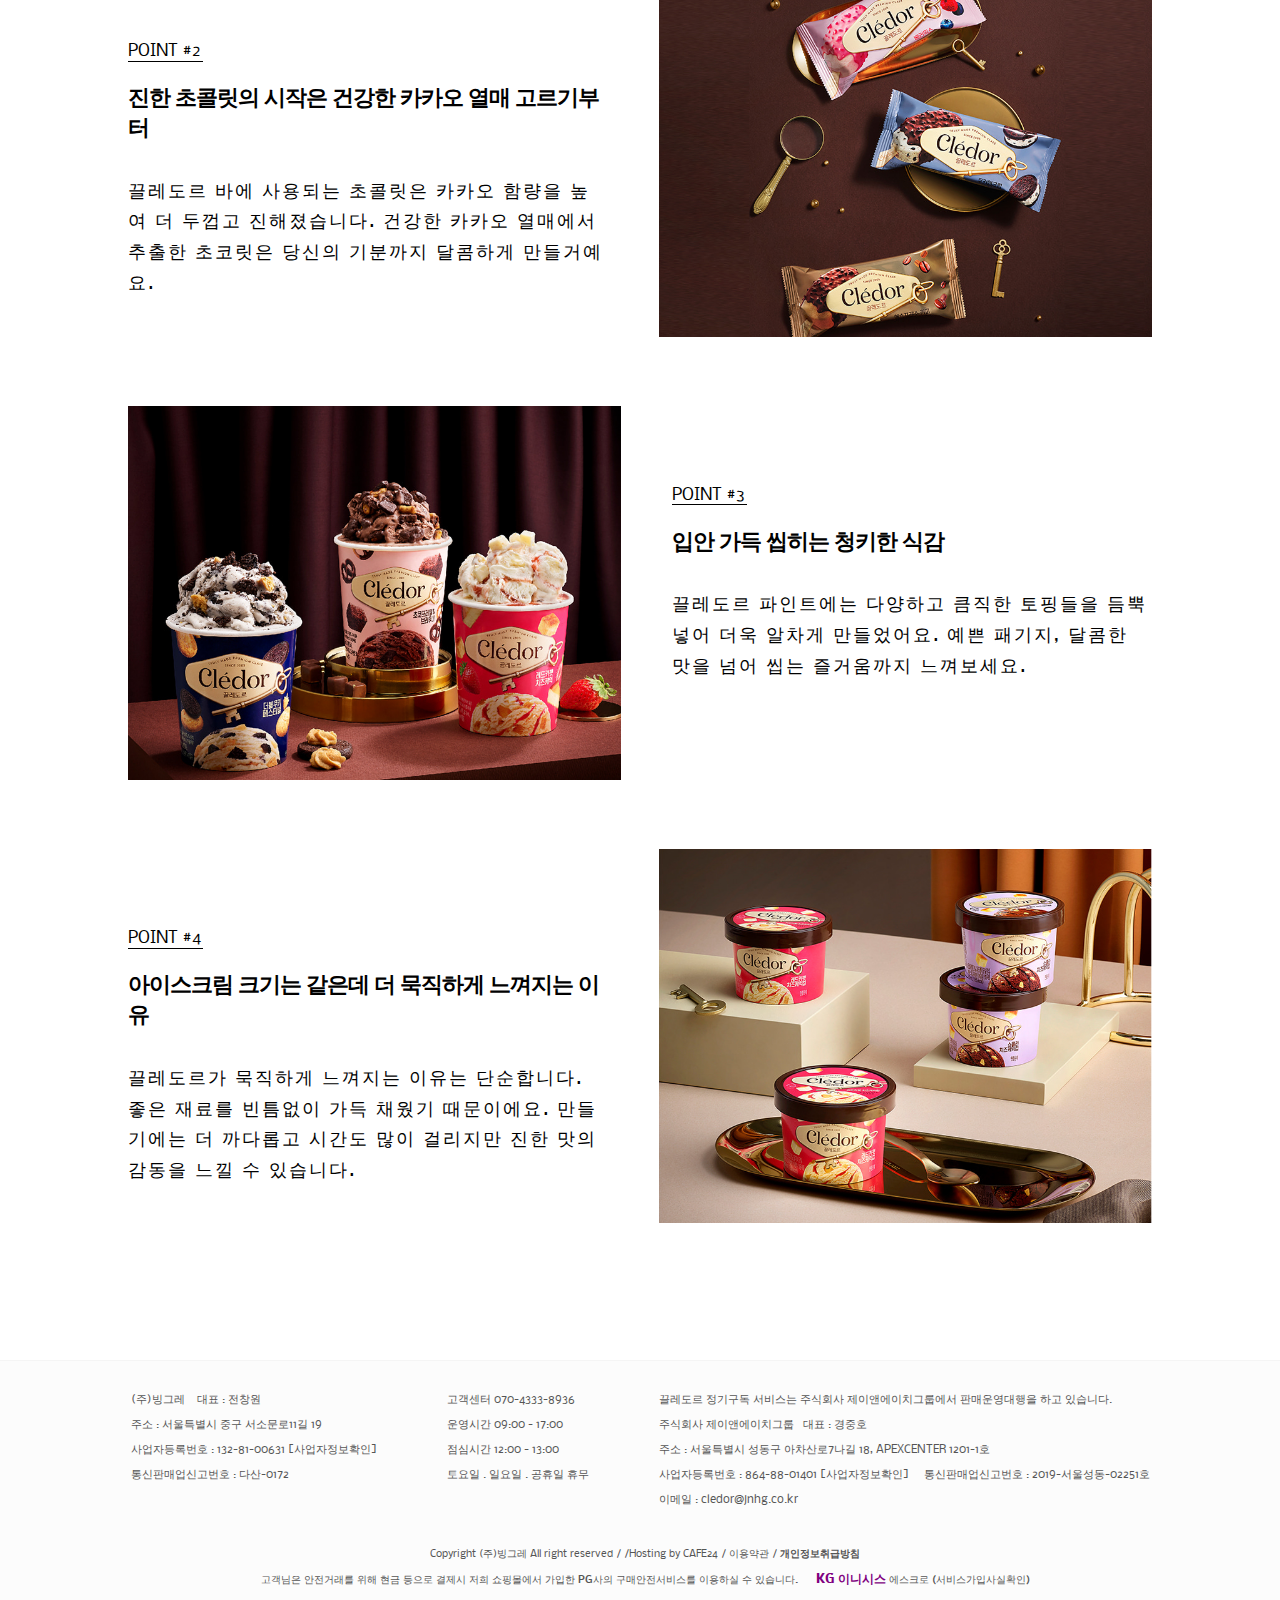
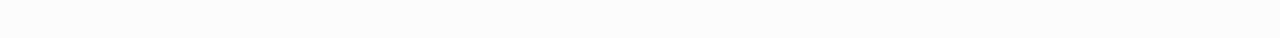
<file: company/story.html>
<!DOCTYPE html>
<html lang="ko">

  <head>
    <meta charset="UTF-8">
    <title>끌레도르</title>
    <meta name="viewport" content="width=device-width, initial-scale=1.0, user-scalable=no, maximum-scale=1.0, minimum-scale=1.0">
    <link rel="stylesheet" href="../css/initial.min.css">
    <link rel="stylesheet" href="../css/style.css">
    <!--[if lt IE 9]>
    <script src = "http://html5shiv.googlecode.com/svn/trunk/html5.js"></script>
    <![endif]-->
    <script src="../js/jquery.min.js"></script>
    <script src="../js/common.js"></script>
  </head>

  <body id="story">
    <div class="back_to_top">
      <a href="#intro">
        <svg xmlns="http://www.w3.org/2000/svg" viewBox="0 0 24 24" fill="white" width="24px" height="24px"><path d="M0 0h24v24H0z" fill="none"/><path d="M7.41 15.41L12 10.83l4.59 4.58L18 14l-6-6-6 6z"/></svg>
      </a>
    </div>
    <!-- mobile menu button -->
    <!-- <input type="checkbox" id="gnbcheck" name="gnbcheck">
    <label for="gnbcheck" id="gnbbtn">
      <span></span>
      <span></span>
      <span></span>
    </label> -->
    <header id="header">
      <nav id="gnb">
        <label for="gnbcheck" id="mobile_close_btn"></label>
        <ul>
          <li><a href="../company/story.html">끌레도르 소개</a>
            <ul class="dropdown_menu">
              <li><a href="../company/story.html">브랜드 스토리</a></li>
              <li><a href="../company/video.html">영상</a></li>
            </ul>
          </li>
          <li><a href="../subscription/subscription.html">정기구독 신청하기</a></li>
          <li id="top_logo"><a href="../index.html"><img src="../img/logo_img.png" alt="로고 이미지"></a></li>
          <li><a href="../product/all.html">제품안내</a>
            <ul class="dropdown_menu">
              <li><a href="../product/bar.html">끌레도르 바</a></li>
              <li><a href="../product/pint.html">끌레도르 파인트</a></li>
              <li><a href="../product/cup.html">끌레도르 컵</a></li>
              <li><a href="../product/corn.html">끌레도르 콘</a></li>
            </ul>
          </li>
          <li><a href="../community/notice.html">고객센터</a>
            <ul class="dropdown_menu">
              <li><a href="../community/notice.html">공지사항</a></li>
              <li><a href="../community/faq.html">FAQ</a></li>
            </ul>
          </li>
        </ul>
      </nav>
    </header>
    <section id="intro">
    </section>
    <main>
      <section id="section2">
        <div class="content">
          <div class="logo_img"></div>
          <p>진한 맛의 감동 프리미엄 아이스크림</p>
          <img src="../img/company/about_img.png" alt="about_img">
        </div>
      </section>
      <section id="section3">
        <div class="text">
          <h1>브랜드 이야기</h1>
          <p>끌레도르는 프리미엄 아이스크림이 무엇인지 곰곰이 생각해봤어요. 단순히 달콤함만이 전부는 아니었죠.<br>아이스크림 속에는 로맨스 행복 그리고 나의 어린 시절 등 감동의 순간들이 담겨있었어요</p>
          <span>그래서 끌레도르는 진하고 부드러운 맛을 넘어, 당신에게 감동을 전하기 위해 노력합니다.</span>
        </div>
        <img src="../img/company/about_img_bar.png" alt="">
      </section>
      <section id="section4">
        <div class="container">
          <div class="content_1">
            <p>입안 가득 춤추는 <span>진한 맛</span>의 <span>감동</span><br><span>끌레도르가 더 맛있는 이유는 무엇일까요?</span></p>
          </div>
          <div class="inner content_2">
            <div class="left">
              <img src="../img/company/about_img_1.png" alt="">
            </div>
            <div class="right">
              <div class="text_box">
                <p class="underline">POINT #1</p>
                <p class="title">국내산 원유로 만드는 풍부한 맛</p>
                <p class="subtitle">우리는 아이스크림에서 가장 많은 비중을 차지하고 있는 것이 우유라는 점에서 고민을 시작했습니다. 그래서 끌레도르는 국내 청정 지역의 건강한 젖소를 짜낸, 신선한 우유만을 사용합니다.</p>
              </div>
            </div>
          </div>
          <div class="inner content_3">
            <div class="left">
              <div class="text_box">
                <p class="underline">POINT #2</p>
                <p class="title">진한 초콜릿의 시작은 건강한 카카오 열매 고르기부터</p>
                <p class="subtitle">끌레도르 바에 사용되는 초콜릿은 카카오 함량을 높여 더 두껍고 진해졌습니다. 건강한 카카오 열매에서 추출한 초코릿은 당신의 기분까지 달콤하게 만들거예요.</p>
              </div>
            </div>
            <div class="right">
              <img src="../img/company/about_img_2.png" alt="">
            </div>
          </div>
          <div class="inner content_4">
            <div class="left">
              <img src="../img/company/about_img_3.png" alt="">
            </div>
            <div class="right">
              <div class="text_box">
                <p class="underline">POINT #3</p>
                <p class="title">입안 가득 씹히는 청키한 식감</p>
                <p class="subtitle">끌레도르 파인트에는 다양하고 큼직한 토핑들을 듬뿍 넣어 더욱 알차게 만들었어요. 예쁜 패기지, 달콤한 맛을 넘어 씹는 즐거움까지 느껴보세요.</p>
              </div>
            </div>
          </div>
          <div class="inner contene_5">
            <div class="left">
              <div class="text_box">
                <p class="underline">POINT #4</p>
                <p class="title">아이스크림 크기는 같은데 더 묵직하게 느껴지는 이유</p>
                <p class="subtitle">끌레도르가 묵직하게 느껴지는 이유는 단순합니다. 좋은 재료를 빈틈없이 가득 채웠기 때문이에요. 만들기에는 더 까다롭고 시간도 많이 걸리지만 진한 맛의 감동을 느낄 수 있습니다.</p>
              </div>
            </div>
            <div class="right">
              <img src="../img/company/about_img_4.png" alt="">
            </div>
          </div>
        </div>
      </section>
    </main>
    <footer id="footer">
      <div class="footer_top">
        <!-- footer 상단영역 -->
        <div class="container">
          <div class="row">
            <div class="column">
              <ul>
                <li>(주)빙그레&nbsp;&nbsp;&nbsp;&nbsp;대표 : 전창원</li>
                <li>주소 : 서울특별시 중구 서소문로11길 19</li>
                <li>사업자등록번호 : 132-81-00631 <a href="#">[사업자정보확인]</a></li>
                <li>통신판매업신고번호 : 다산-0172</li>
              </ul>
            </div>
            <div class="column">
              <ul>
                <li>고객센터 070-4333-8936</li>
                <li>운영시간 09:00 - 17:00</li>
                <li>점심시간 12:00 - 13:00</li>
                <li>토요일&nbsp;.&nbsp;일요일&nbsp;.&nbsp;공휴일 휴무</li>
              </ul>
            </div>
            <div class="column">
              <ul>
                <li>끌레도르 정기구독 서비스는 주식회사 제이앤에이치그룹에서 판매운영대행을 하고 있습니다.</li>
                <li>주식회사 제이앤에이치그룹&nbsp;&nbsp;&nbsp;대표 : 경중호</li>
                <li>주소 : 서울특별시 성동구 아차산로7나길 18, APEXCENTER 1201-1호</li>
                <li>사업자등록번호 : 864-88-01401 <a href="#">[사업자정보확인]</a>&nbsp;&nbsp;&nbsp;&nbsp;&nbsp;통신판매업신고번호 : 2019-서울성동-02251호</li>
                <li>이메일 : cledor@jnhg.co.kr</li>
              </ul>
            </div>
          </div>
        </div>
      </div>
      <div class="container">
        <!-- footer 하단영역 -->
        <div class="copyright">
          Copyright (주)빙그레 All right reserved&nbsp;/&nbsp;/Hosting by CAFE24&nbsp;/&nbsp;<a href="#">이용약관</a>&nbsp;/&nbsp;<a href="#"><strong>개인정보취급방침</strong></a>
        </div>
        <div class="credits">
          고객님은 안전거래를 위해 현금 등으로 결제시 저희 쇼핑몰에서 가입한 PG사의 구매안전서비스를 이용하실 수 있습니다.&nbsp;&nbsp;&nbsp;&nbsp;&nbsp;&nbsp;<span>KG 이니시스</span>&nbsp;에스크로&nbsp;<a href="#">(서비스가입사실확인)</a>
        </div>
      </div>
    </footer>
  </body>

</html>
</file>
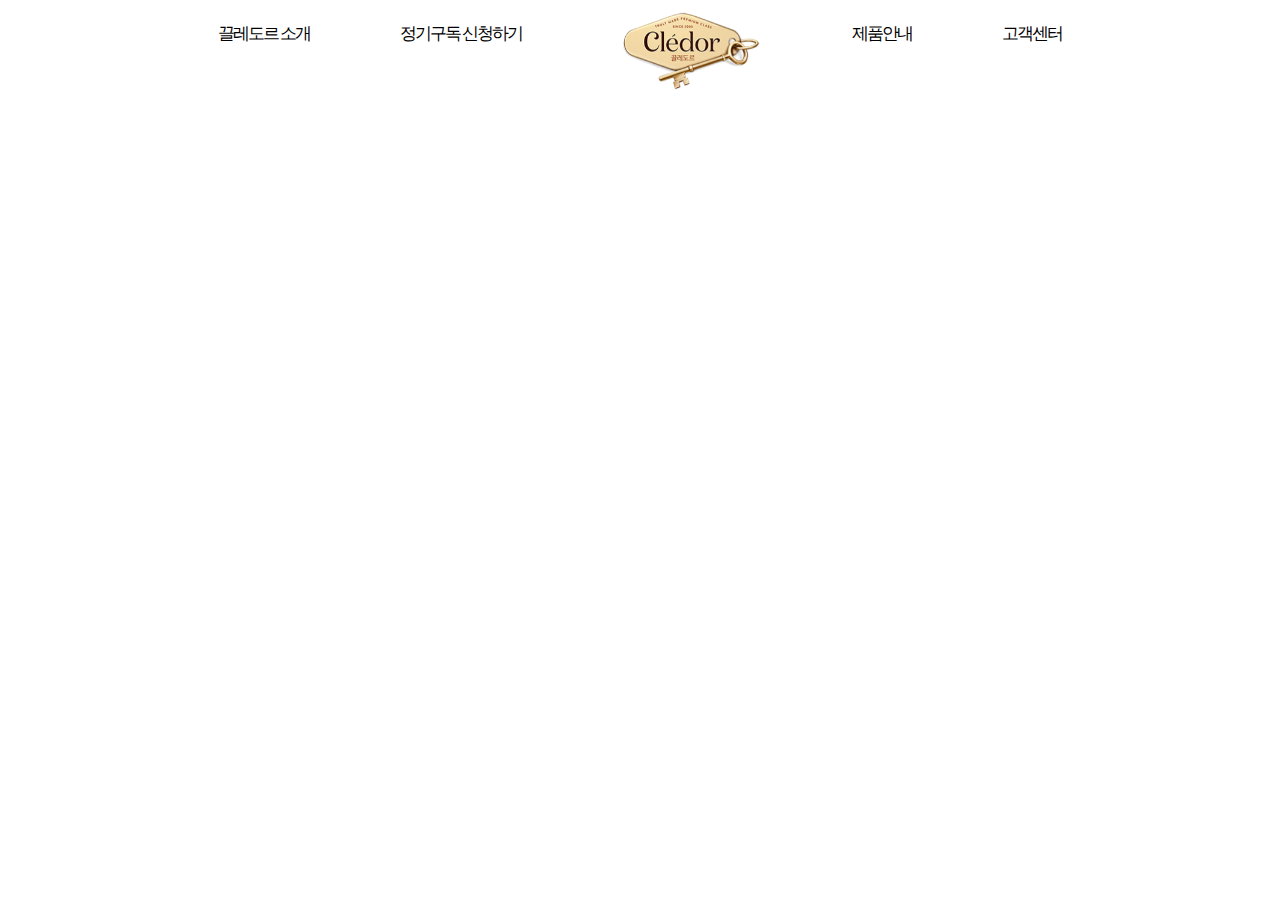
<file: company/video.html>
<!DOCTYPE html>
<html lang="ko">

  <head>
    <meta charset="UTF-8">
    <title>끌레도르</title>
    <meta name="viewport" content="width=device-width, initial-scale=1.0, user-scalable=no, maximum-scale=1.0, minimum-scale=1.0">
    <link rel="stylesheet" href="../css/initial.min.css">
    <link rel="stylesheet" href="../css/style.css">
    <!--[if lt IE 9]>
    <script src = "http://html5shiv.googlecode.com/svn/trunk/html5.js"></script>
    <![endif]-->
    <script src="../js/jquery.min.js"></script>
    <script src="../js/common.js"></script>
  </head>

  <body>
    <header id="header">
      <nav id="gnb">
        <label for="gnbcheck" id="mobile_close_btn"></label>
        <ul>
          <li><a href="../company/story.html">끌레도르 소개</a>
            <ul class="dropdown_menu">
              <li><a href="../company/story.html">브랜드 스토리</a></li>
              <li><a href="../company/video.html">영상</a></li>
            </ul>
          </li>
          <li><a href="../subscription/subscription.html">정기구독 신청하기</a></li>
          <li id="top_logo"><a href="../index.html"><img src="../img/logo_img.png" alt="로고 이미지"></a></li>
          <li><a href="../product/all.html">제품안내</a>
            <ul class="dropdown_menu">
              <li><a href="../product/bar.html">끌레도르 바</a></li>
              <li><a href="../product/pint.html">끌레도르 파인트</a></li>
              <li><a href="../product/cup.html">끌레도르 컵</a></li>
              <li><a href="../product/corn.html">끌레도르 콘</a></li>
            </ul>
          </li>
          <li><a href="../community/notice.html">고객센터</a>
            <ul class="dropdown_menu">
              <li><a href="../community/notice.html">공지사항</a></li>
              <li><a href="../community/faq.html">FAQ</a></li>
            </ul>
          </li>
        </ul>
      </nav>
    </header>
    <main id="video">
      <iframe width="100%" height="100%" src="https://www.youtube.com/embed/RGbpggsTGZc?rel=0&amp;autoplay=1&mute=1&amp;playlist=IDZnM3Uuq0E&amp;loop=1&showinfo=0&controls=0" frameborder="0" allow="accelerometer; autoplay; clipboard-write; encrypted-media; gyroscope; picture-in-picture" allowfullscreen></iframe>
    </main>
  </body>

</html>
</file>
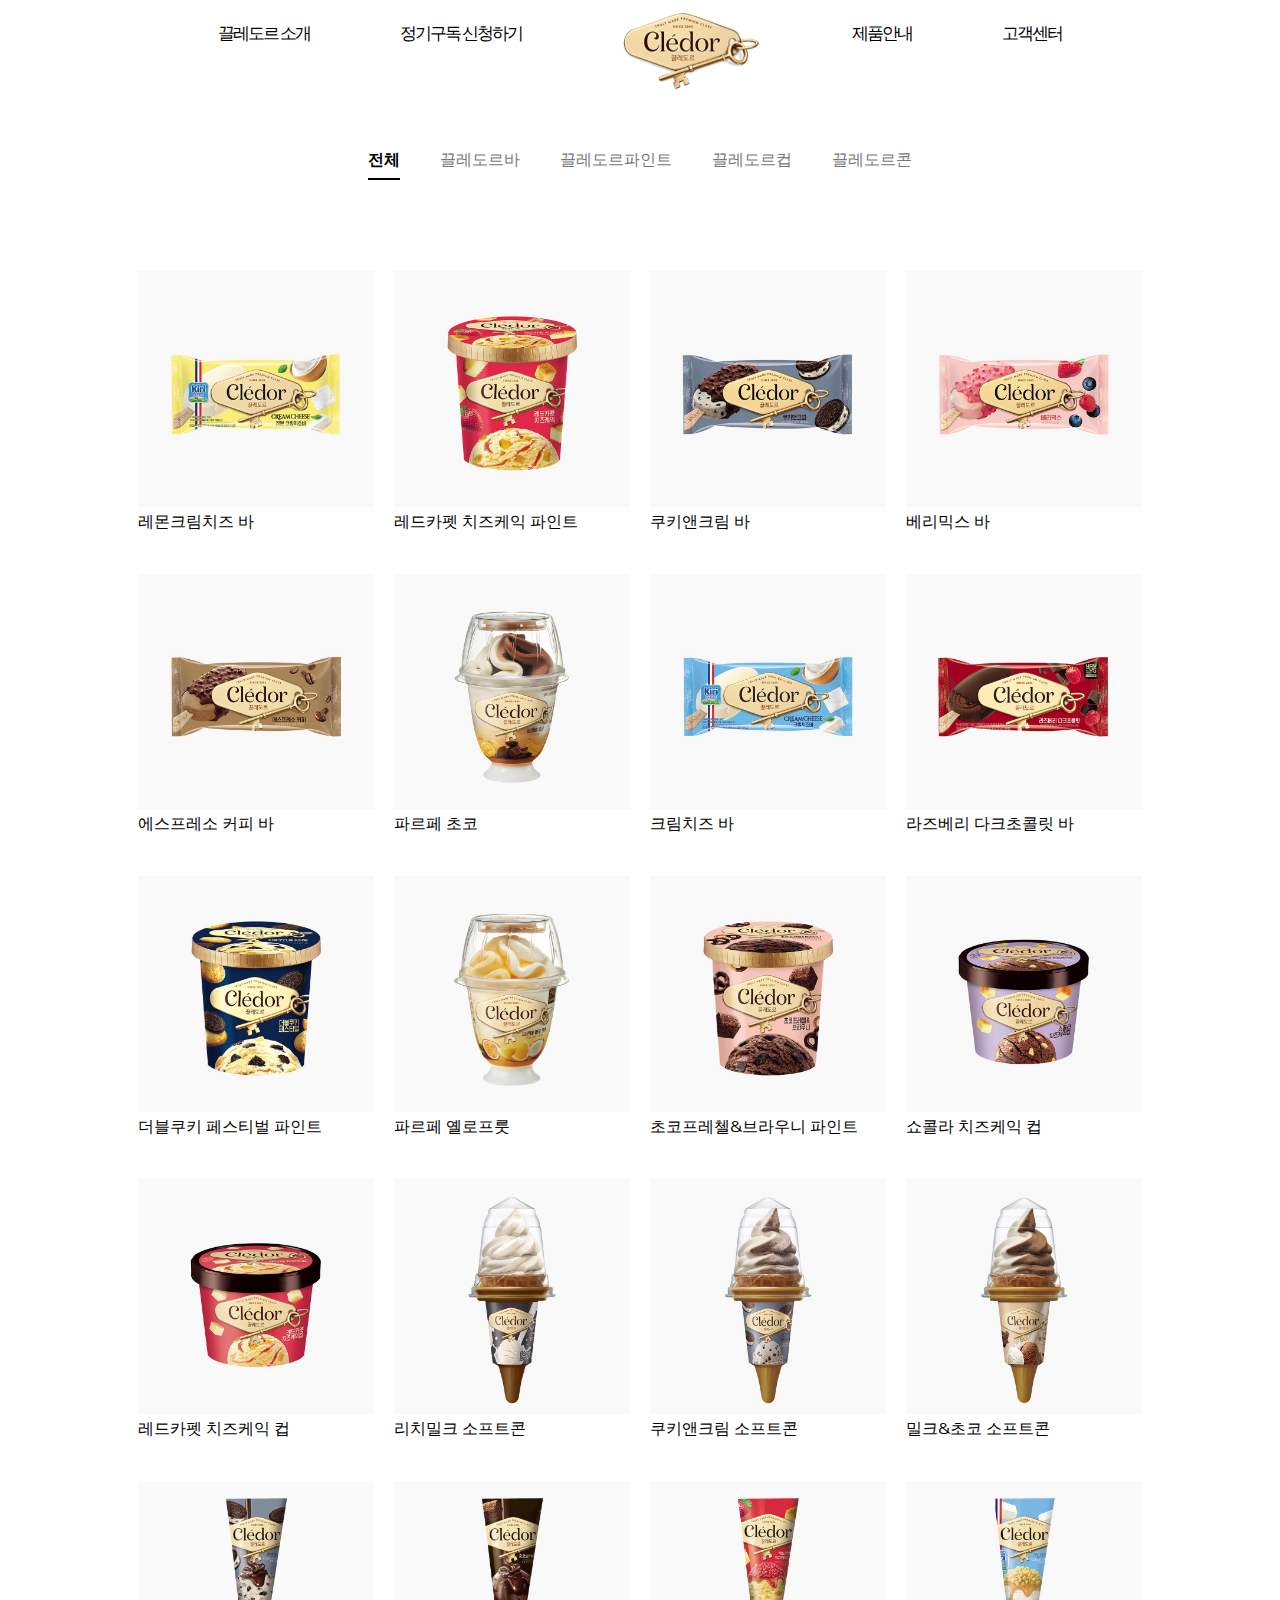
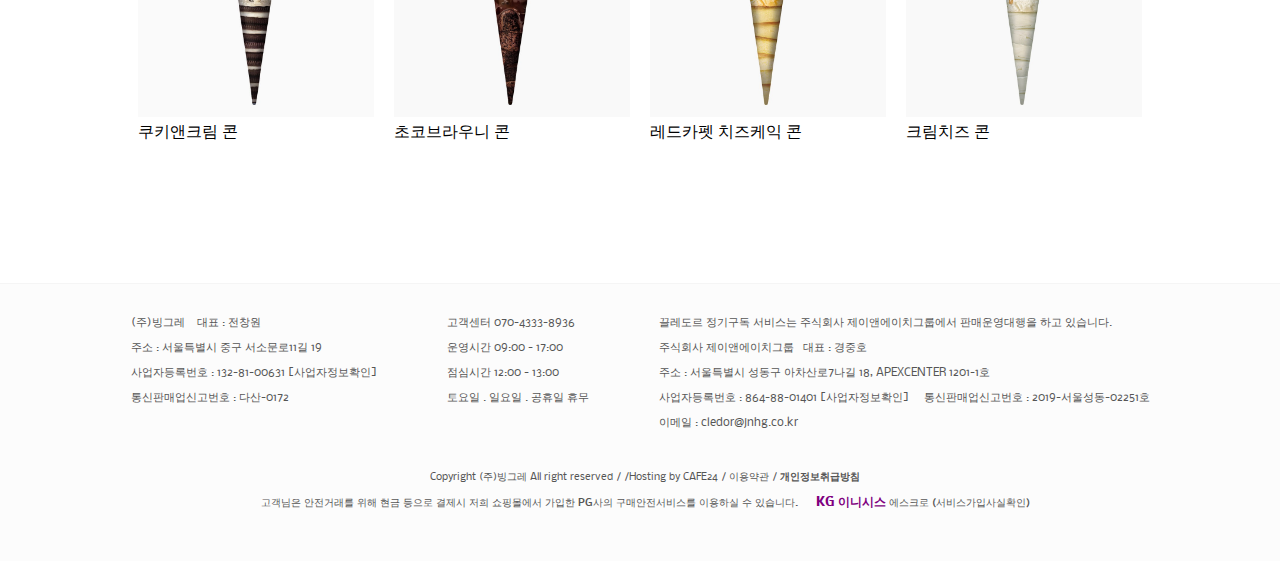
<file: product/all.html>
<!DOCTYPE html>
<html lang="ko">

  <head>
    <meta charset="UTF-8">
    <title>끌레도르</title>
    <meta name="viewport" content="width=device-width, initial-scale=1.0, user-scalable=no, maximum-scale=1.0, minimum-scale=1.0">
    <link rel="stylesheet" href="../css/initial.min.css">
    <link rel="stylesheet" href="../css/style.css">
    <!--[if lt IE 9]>
    <script src = "http://html5shiv.googlecode.com/svn/trunk/html5.js"></script>
    <![endif]-->
    <script src="../js/jquery.min.js"></script>
    <script src="../js/common.js"></script>
  </head>

  <body id="story">
    <div class="back_to_top">
      <a href="#intro">
        <svg xmlns="http://www.w3.org/2000/svg" viewBox="0 0 24 24" fill="white" width="24px" height="24px"><path d="M0 0h24v24H0z" fill="none"/><path d="M7.41 15.41L12 10.83l4.59 4.58L18 14l-6-6-6 6z"/></svg>
      </a>
    </div>
    <header id="header">
      <nav id="gnb">
        <label for="gnbcheck" id="mobile_close_btn"></label>
        <ul>
          <li><a href="../company/story.html">끌레도르 소개</a>
            <ul class="dropdown_menu">
              <li><a href="../company/story.html">브랜드 스토리</a></li>
              <li><a href="../company/video.html">영상</a></li>
            </ul>
          </li>
          <li><a href="../subscription/subscription.html">정기구독 신청하기</a></li>
          <li id="top_logo"><a href="../index.html"><img src="../img/logo_img.png" alt="로고 이미지"></a></li>
          <li><a href="../product/all.html">제품안내</a>
            <ul class="dropdown_menu">
              <li><a href="../product/bar.html">끌레도르 바</a></li>
              <li><a href="../product/pint.html">끌레도르 파인트</a></li>
              <li><a href="../product/cup.html">끌레도르 컵</a></li>
              <li><a href="../product/corn.html">끌레도르 콘</a></li>
            </ul>
          </li>
          <li><a href="../community/notice.html">고객센터</a>
            <ul class="dropdown_menu">
              <li><a href="../community/notice.html">공지사항</a></li>
              <li><a href="../community/faq.html">FAQ</a></li>
            </ul>
          </li>
        </ul>
      </nav>
    </header>
    <div id="product_items">
      <div class="product_title"><a href="../product/all.html"><span class="one">전체</span></a>&nbsp;&nbsp;&nbsp;&nbsp;&nbsp;&nbsp;&nbsp;&nbsp;&nbsp;
        <a href="../product/bar.html"><span>끌레도르바</span></a>&nbsp;&nbsp;&nbsp;&nbsp;&nbsp;&nbsp;&nbsp;&nbsp;&nbsp;
        <a href="../product/pint.html"><span>끌레도르파인트</span></a>&nbsp;&nbsp;&nbsp;&nbsp;&nbsp;&nbsp;&nbsp;&nbsp;&nbsp;
        <a href="../product/cup.html"><span>끌레도르컵</span></a>&nbsp;&nbsp;&nbsp;&nbsp;&nbsp;&nbsp;&nbsp;&nbsp;&nbsp;
        <a href="../product/corn.html"><span>끌레도르콘</span></a>&nbsp;&nbsp;&nbsp;&nbsp;&nbsp;&nbsp;&nbsp;&nbsp;&nbsp;
      </div>
    </div>
    <main id="product_main">
      <div class="box_wrap">
        <div class="box">
          <img src="../img/product/bar_lemoncream.png" alt="bar_lemoncream">
        </div>
        <span>레몬크림치즈 바</span>
      </div>
      <div class="box_wrap">
        <div class="box">
          <img src="../img/product/pint_redcarpet.png" alt="pint_redcarpet">
        </div>
        <span>레드카펫 치즈케익 파인트</span>
      </div>
      <div class="box_wrap">
        <div class="box">
          <img src="../img/product/bar_cookie&cream.png" alt="bar_cookie&cream">
        </div>
        <span>쿠키앤크림 바</span>
      </div>
      <div class="box_wrap">
        <div class="box">
          <img src="../img/product/bar_berrymix.png" alt="bar_berrymix">
        </div>
        <span>베리믹스 바</span>
      </div>
      <div class="box_wrap">
        <div class="box">
          <img src="../img/product/bar_espresso.png" alt="bar_espresso">
        </div>
        <span>에스프레소 커피 바</span>
      </div>
      <div class="box_wrap">
        <div class="box">
          <img src="../img/product/cup_parfaitchocolate.png" alt="cup_parfaitchocolate">
        </div>
        <span>파르페 초코</span>
      </div>
      <div class="box_wrap">
        <div class="box">
          <img src="../img/product/bar_creamcheese.png" alt="bar_creamcheese">
        </div>
        <span>크림치즈 바</span>
      </div>
      <div class="box_wrap">
        <div class="box">
          <img src="../img/product/bar_raspberrydarkchocolate.png" alt="bar_raspberrydarkchocolate">
        </div>
        <span>라즈베리 다크초콜릿 바</span>
      </div>
      <div class="box_wrap">
        <div class="box">
          <img src="../img/product/pint_doublecookie.png" alt="pint_doublecookie">
        </div>
        <span>더블쿠키 페스티벌 파인트</span>
      </div>
      <div class="box_wrap">
        <div class="box">
          <img src="../img/product/cup_yellowfruit.png" alt="cup_yellowfruit">
        </div>
        <span>파르페 옐로프룻</span>
      </div>
      <div class="box_wrap">
        <div class="box">
          <img src="../img/product/pint_chocopretzelbrownie.png" alt="pint_chocopretzelbrownie">
        </div>
        <span>초코프레첼&브라우니 파인트</span>
      </div>
      <div class="box_wrap">
        <div class="box">
          <img src="../img/product/cup_chocolatcheese.png" alt="cup_chocolatcheese">
        </div>
        <span>쇼콜라 치즈케익 컵</span>
      </div>
      <div class="box_wrap">
        <div class="box">
          <img src="../img/product/cup_redcarpetcheese.png" alt="cup_redcarpetcheese">
        </div>
        <span>레드카펫 치즈케익 컵</span>
      </div>
      <div class="box_wrap">
        <div class="box">
          <img src="../img/product/corn_litchimilk_soft.png" alt="corn_litchimilk_soft">
        </div>
        <span>리치밀크 소프트콘</span>
      </div>
      <div class="box_wrap">
        <div class="box">
          <img src="../img/product/corn_cookie&cream_soft.png" alt="corn_cookie&cream_soft">
        </div>
        <span>쿠키앤크림 소프트콘</span>
      </div>
      <div class="box_wrap">
        <div class="box">
          <img src="../img/product/corn_milk&chocolat_soft.png" alt="corn_milk&chocolat_soft">
        </div>
        <span>밀크&초코 소프트콘</span>
      </div>
      <div class="box_wrap">
        <div class="box">
          <img src="../img/product/corn_cookie&cream.png" alt="corn_cookie&cream">
        </div>
        <span>쿠키앤크림 콘</span>
      </div>
      <div class="box_wrap">
        <div class="box">
          <img src="../img/product/corn_chocolatbrownie.png" alt="corn_chocolatbrownie">
        </div>
        <span>초코브라우니 콘</span>
      </div>
      <div class="box_wrap">
        <div class="box">
          <img src="../img/product/corn_redcarpetcheese.png" alt="corn_redcarpetcheese">
        </div>
        <span>레드카펫 치즈케익 콘</span>
      </div>
      <div class="box_wrap">
        <div class="box">
          <img src="../img/product/corn_creamcheese.png" alt="corn_creamcheese">
        </div>
        <span>크림치즈 콘</span>
      </div>
    </main>
    <footer id="footer">
      <div class="footer_top">
        <!-- footer 상단영역 -->
        <div class="container">
          <div class="row">
            <div class="column">
              <ul>
                <li>(주)빙그레&nbsp;&nbsp;&nbsp;&nbsp;대표 : 전창원</li>
                <li>주소 : 서울특별시 중구 서소문로11길 19</li>
                <li>사업자등록번호 : 132-81-00631 <a href="#">[사업자정보확인]</a></li>
                <li>통신판매업신고번호 : 다산-0172</li>
              </ul>
            </div>
            <div class="column">
              <ul>
                <li>고객센터 070-4333-8936</li>
                <li>운영시간 09:00 - 17:00</li>
                <li>점심시간 12:00 - 13:00</li>
                <li>토요일&nbsp;.&nbsp;일요일&nbsp;.&nbsp;공휴일 휴무</li>
              </ul>
            </div>
            <div class="column">
              <ul>
                <li>끌레도르 정기구독 서비스는 주식회사 제이앤에이치그룹에서 판매운영대행을 하고 있습니다.</li>
                <li>주식회사 제이앤에이치그룹&nbsp;&nbsp;&nbsp;대표 : 경중호</li>
                <li>주소 : 서울특별시 성동구 아차산로7나길 18, APEXCENTER 1201-1호</li>
                <li>사업자등록번호 : 864-88-01401 <a href="#">[사업자정보확인]</a>&nbsp;&nbsp;&nbsp;&nbsp;&nbsp;통신판매업신고번호 : 2019-서울성동-02251호</li>
                <li>이메일 : cledor@jnhg.co.kr</li>
              </ul>
            </div>
          </div>
        </div>
      </div>
      <div class="container">
        <!-- footer 하단영역 -->
        <div class="copyright">
          Copyright (주)빙그레 All right reserved&nbsp;/&nbsp;/Hosting by CAFE24&nbsp;/&nbsp;<a href="#">이용약관</a>&nbsp;/&nbsp;<a href="#"><strong>개인정보취급방침</strong></a>
        </div>
        <div class="credits">
          고객님은 안전거래를 위해 현금 등으로 결제시 저희 쇼핑몰에서 가입한 PG사의 구매안전서비스를 이용하실 수 있습니다.&nbsp;&nbsp;&nbsp;&nbsp;&nbsp;&nbsp;<span>KG 이니시스</span>&nbsp;에스크로&nbsp;<a href="#">(서비스가입사실확인)</a>
        </div>
      </div>
    </footer>
  </body>

</html>
</file>
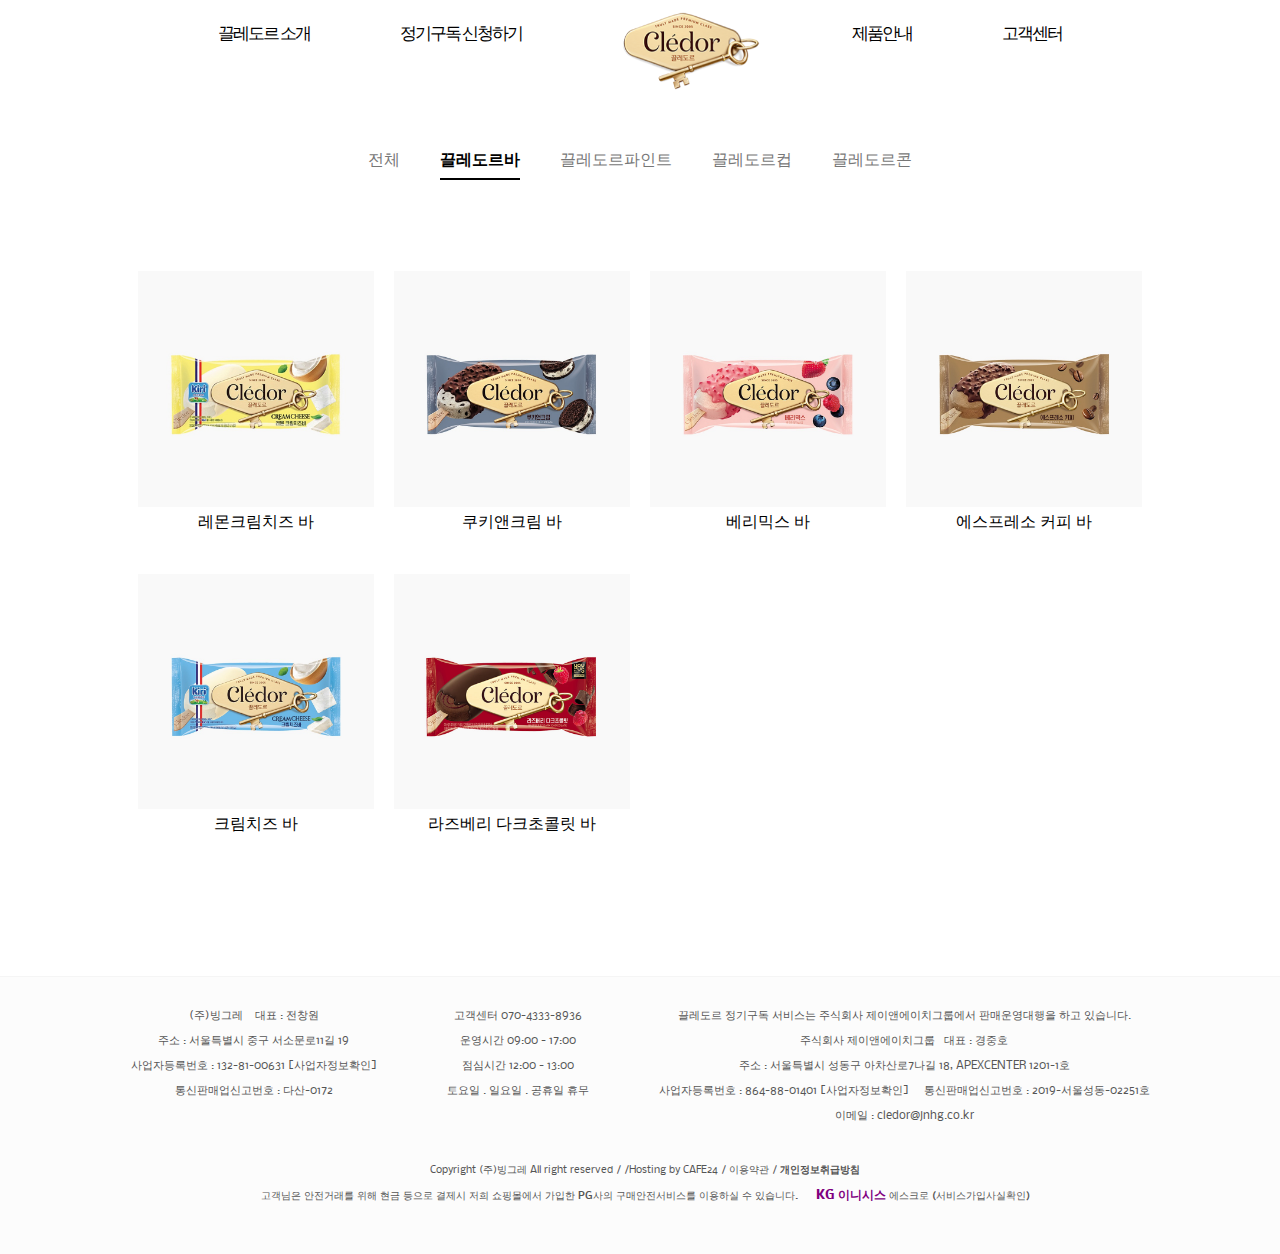
<file: product/bar.html>
<!DOCTYPE html>
<html lang="ko">

  <head>
    <meta charset="UTF-8">
    <title>끌레도르</title>
    <meta name="viewport" content="width=device-width, initial-scale=1.0, user-scalable=no, maximum-scale=1.0, minimum-scale=1.0">
    <link rel="stylesheet" href="../css/initial.min.css">
    <link rel="stylesheet" href="../css/style.css">
    <!--[if lt IE 9]>
    <script src = "http://html5shiv.googlecode.com/svn/trunk/html5.js"></script>
    <![endif]-->
    <script src="../js/jquery.min.js"></script>
    <script src="../js/common.js"></script>
  </head>

  <body id="story">
    <div class="back_to_top">
      <a href="#intro">
        <svg xmlns="http://www.w3.org/2000/svg" viewBox="0 0 24 24" fill="white" width="24px" height="24px"><path d="M0 0h24v24H0z" fill="none"/><path d="M7.41 15.41L12 10.83l4.59 4.58L18 14l-6-6-6 6z"/></svg>
      </a>
    </div>
    <header id="header">
      <nav id="gnb">
        <label for="gnbcheck" id="mobile_close_btn"></label>
        <ul>
          <li><a href="../company/story.html">끌레도르 소개</a>
            <ul class="dropdown_menu">
              <li><a href="../company/story.html">브랜드 스토리</a></li>
              <li><a href="../company/video.html">영상</a></li>
            </ul>
          </li>
          <li><a href="../subscription/subscription.html">정기구독 신청하기</a></li>
          <li id="top_logo"><a href="../index.html"><img src="../img/logo_img.png" alt="로고 이미지"></a></li>
          <li><a href="../product/all.html">제품안내</a>
            <ul class="dropdown_menu">
              <li><a href="../product/bar.html">끌레도르 바</a></li>
              <li><a href="../product/pint.html">끌레도르 파인트</a></li>
              <li><a href="../product/cup.html">끌레도르 컵</a></li>
              <li><a href="../product/corn.html">끌레도르 콘</a></li>
            </ul>
          </li>
          <li><a href="../community/notice.html">고객센터</a>
            <ul class="dropdown_menu">
              <li><a href="../community/notice.html">공지사항</a></li>
              <li><a href="../community/faq.html">FAQ</a></li>
            </ul>
          </li>
        </ul>
      </nav>
    </header>
    <div id="product_items">
      <div class="product_title"><a href="../product/all.html"><span>전체</span></a>&nbsp;&nbsp;&nbsp;&nbsp;&nbsp;&nbsp;&nbsp;&nbsp;&nbsp;
        <a href="../product/bar.html"><span class="one">끌레도르바</span></a>&nbsp;&nbsp;&nbsp;&nbsp;&nbsp;&nbsp;&nbsp;&nbsp;&nbsp;
        <a href="../product/pint.html"><span>끌레도르파인트</span></a>&nbsp;&nbsp;&nbsp;&nbsp;&nbsp;&nbsp;&nbsp;&nbsp;&nbsp;
        <a href="../product/cup.html"><span>끌레도르컵</span></a>&nbsp;&nbsp;&nbsp;&nbsp;&nbsp;&nbsp;&nbsp;&nbsp;&nbsp;
        <a href="../product/corn.html"><span>끌레도르콘</span></a>&nbsp;&nbsp;&nbsp;&nbsp;&nbsp;&nbsp;&nbsp;&nbsp;&nbsp;
      </div>
    <main id="product_main">
      <div class="box_wrap">
        <div class="box">
          <img src="../img/product/bar_lemoncream.png" alt="bar_lemoncream">
        </div>
        <span>레몬크림치즈 바</span>
      </div>
      <div class="box_wrap">
        <div class="box">
          <img src="../img/product/bar_cookie&cream.png" alt="bar_cookie&cream">
        </div>
        <span>쿠키앤크림 바</span>
      </div>
      <div class="box_wrap">
        <div class="box">
          <img src="../img/product/bar_berrymix.png" alt="bar_berrymix">
        </div>
        <span>베리믹스 바</span>
      </div>
      <div class="box_wrap">
        <div class="box">
          <img src="../img/product/bar_espresso.png" alt="bar_espresso">
        </div>
        <span>에스프레소 커피 바</span>
      </div>
      <div class="box_wrap">
        <div class="box">
          <img src="../img/product/bar_creamcheese.png" alt="bar_creamcheese">
        </div>
        <span>크림치즈 바</span>
      </div>
      <div class="box_wrap">
        <div class="box">
          <img src="../img/product/bar_raspberrydarkchocolate.png" alt="bar_raspberrydarkchocolate">
        </div>
        <span>라즈베리 다크초콜릿 바</span>
      </div>
    </main>
    <footer id="footer">
      <div class="footer_top">
        <!-- footer 상단영역 -->
        <div class="container">
          <div class="row">
            <div class="column">
              <ul>
                <li>(주)빙그레&nbsp;&nbsp;&nbsp;&nbsp;대표 : 전창원</li>
                <li>주소 : 서울특별시 중구 서소문로11길 19</li>
                <li>사업자등록번호 : 132-81-00631 <a href="#">[사업자정보확인]</a></li>
                <li>통신판매업신고번호 : 다산-0172</li>
              </ul>
            </div>
            <div class="column">
              <ul>
                <li>고객센터 070-4333-8936</li>
                <li>운영시간 09:00 - 17:00</li>
                <li>점심시간 12:00 - 13:00</li>
                <li>토요일&nbsp;.&nbsp;일요일&nbsp;.&nbsp;공휴일 휴무</li>
              </ul>
            </div>
            <div class="column">
              <ul>
                <li>끌레도르 정기구독 서비스는 주식회사 제이앤에이치그룹에서 판매운영대행을 하고 있습니다.</li>
                <li>주식회사 제이앤에이치그룹&nbsp;&nbsp;&nbsp;대표 : 경중호</li>
                <li>주소 : 서울특별시 성동구 아차산로7나길 18, APEXCENTER 1201-1호</li>
                <li>사업자등록번호 : 864-88-01401 <a href="#">[사업자정보확인]</a>&nbsp;&nbsp;&nbsp;&nbsp;&nbsp;통신판매업신고번호 : 2019-서울성동-02251호</li>
                <li>이메일 : cledor@jnhg.co.kr</li>
              </ul>
            </div>
          </div>
        </div>
      </div>
      <div class="container">
        <!-- footer 하단영역 -->
        <div class="copyright">
          Copyright (주)빙그레 All right reserved&nbsp;/&nbsp;/Hosting by CAFE24&nbsp;/&nbsp;<a href="#">이용약관</a>&nbsp;/&nbsp;<a href="#"><strong>개인정보취급방침</strong></a>
        </div>
        <div class="credits">
          고객님은 안전거래를 위해 현금 등으로 결제시 저희 쇼핑몰에서 가입한 PG사의 구매안전서비스를 이용하실 수 있습니다.&nbsp;&nbsp;&nbsp;&nbsp;&nbsp;&nbsp;<span>KG 이니시스</span>&nbsp;에스크로&nbsp;<a href="#">(서비스가입사실확인)</a>
        </div>
      </div>
    </footer>
  </body>

</html>
</file>
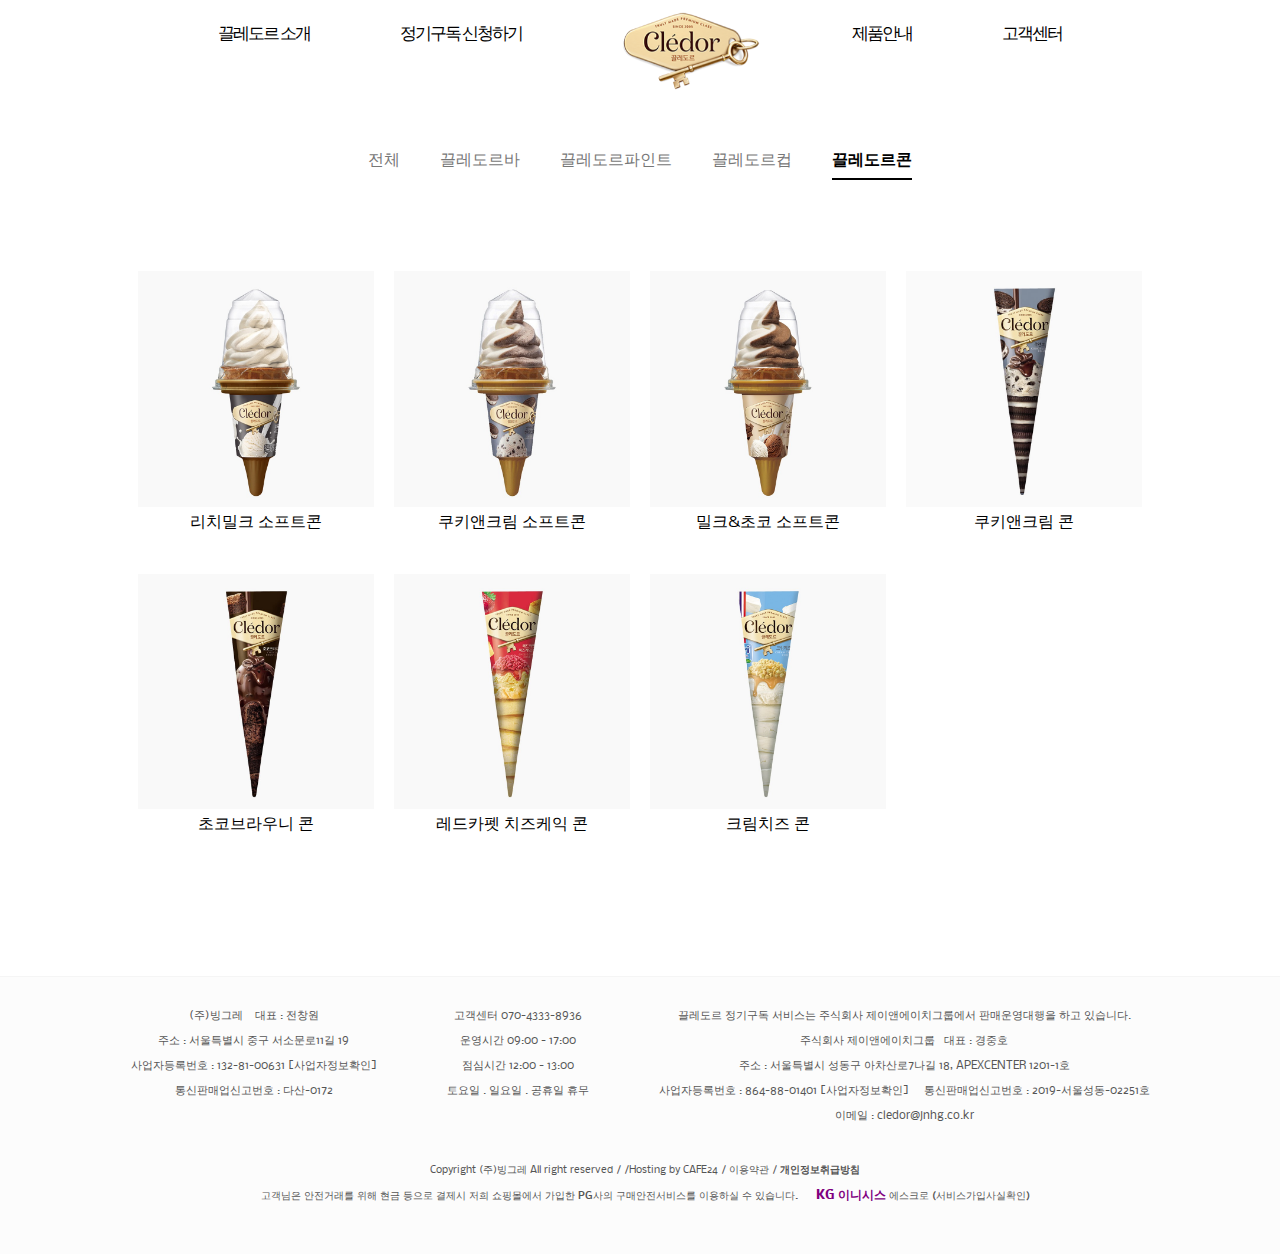
<file: product/corn.html>
<!DOCTYPE html>
<html lang="ko">

  <head>
    <meta charset="UTF-8">
    <title>끌레도르</title>
    <meta name="viewport" content="width=device-width, initial-scale=1.0, user-scalable=no, maximum-scale=1.0, minimum-scale=1.0">
    <link rel="stylesheet" href="../css/initial.min.css">
    <link rel="stylesheet" href="../css/style.css">
    <!--[if lt IE 9]>
    <script src = "http://html5shiv.googlecode.com/svn/trunk/html5.js"></script>
    <![endif]-->
    <script src="../js/jquery.min.js"></script>
    <script src="../js/common.js"></script>
  </head>

  <body id="story">
    <div class="back_to_top">
      <a href="#intro">
        <svg xmlns="http://www.w3.org/2000/svg" viewBox="0 0 24 24" fill="white" width="24px" height="24px"><path d="M0 0h24v24H0z" fill="none"/><path d="M7.41 15.41L12 10.83l4.59 4.58L18 14l-6-6-6 6z"/></svg>
      </a>
    </div>
    <header id="header">
      <nav id="gnb">
        <label for="gnbcheck" id="mobile_close_btn"></label>
        <ul>
          <li><a href="../company/story.html">끌레도르 소개</a>
            <ul class="dropdown_menu">
              <li><a href="../company/story.html">브랜드 스토리</a></li>
              <li><a href="../company/video.html">영상</a></li>
            </ul>
          </li>
          <li><a href="../subscription/subscription.html">정기구독 신청하기</a></li>
          <li id="top_logo"><a href="../index.html"><img src="../img/logo_img.png" alt="로고 이미지"></a></li>
          <li><a href="../product/all.html">제품안내</a>
            <ul class="dropdown_menu">
              <li><a href="../product/bar.html">끌레도르 바</a></li>
              <li><a href="../product/pint.html">끌레도르 파인트</a></li>
              <li><a href="../product/cup.html">끌레도르 컵</a></li>
              <li><a href="../product/corn.html">끌레도르 콘</a></li>
            </ul>
          </li>
          <li><a href="../community/notice.html">고객센터</a>
            <ul class="dropdown_menu">
              <li><a href="../community/notice.html">공지사항</a></li>
              <li><a href="../community/faq.html">FAQ</a></li>
            </ul>
          </li>
        </ul>
      </nav>
    </header>
    <div id="product_items">
      <div class="product_title"><a href="../product/all.html"><span>전체</span></a>&nbsp;&nbsp;&nbsp;&nbsp;&nbsp;&nbsp;&nbsp;&nbsp;&nbsp;
        <a href="../product/bar.html"><span>끌레도르바</span></a>&nbsp;&nbsp;&nbsp;&nbsp;&nbsp;&nbsp;&nbsp;&nbsp;&nbsp;
        <a href="../product/pint.html"><span>끌레도르파인트</span></a>&nbsp;&nbsp;&nbsp;&nbsp;&nbsp;&nbsp;&nbsp;&nbsp;&nbsp;
        <a href="../product/cup.html"><span>끌레도르컵</span></a>&nbsp;&nbsp;&nbsp;&nbsp;&nbsp;&nbsp;&nbsp;&nbsp;&nbsp;
        <a href="../product/corn.html"><span class="one">끌레도르콘</span></a>&nbsp;&nbsp;&nbsp;&nbsp;&nbsp;&nbsp;&nbsp;&nbsp;&nbsp;
      </div>
    <main id="product_main">
      <div class="box_wrap">
        <div class="box">
          <img src="../img/product/corn_litchimilk_soft.png" alt="corn_litchimilk_soft">
        </div>
        <span>리치밀크 소프트콘</span>
      </div>
      <div class="box_wrap">
        <div class="box">
          <img src="../img/product/corn_cookie&cream_soft.png" alt="corn_cookie&cream_soft">
        </div>
        <span>쿠키앤크림 소프트콘</span>
      </div>
      <div class="box_wrap">
        <div class="box">
          <img src="../img/product/corn_milk&chocolat_soft.png" alt="corn_milk&chocolat_soft">
        </div>
        <span>밀크&초코 소프트콘</span>
      </div>
      <div class="box_wrap">
        <div class="box">
          <img src="../img/product/corn_cookie&cream.png" alt="corn_cookie&cream">
        </div>
        <span>쿠키앤크림 콘</span>
      </div>
      <div class="box_wrap">
        <div class="box">
          <img src="../img/product/corn_chocolatbrownie.png" alt="corn_chocolatbrownie">
        </div>
        <span>초코브라우니 콘</span>
      </div>
      <div class="box_wrap">
        <div class="box">
          <img src="../img/product/corn_redcarpetcheese.png" alt="corn_redcarpetcheese">
        </div>
        <span>레드카펫 치즈케익 콘</span>
      </div>
      <div class="box_wrap">
        <div class="box">
          <img src="../img/product/corn_creamcheese.png" alt="corn_creamcheese">
        </div>
        <span>크림치즈 콘</span>
      </div>
    </main>
    <footer id="footer">
      <div class="footer_top">
        <!-- footer 상단영역 -->
        <div class="container">
          <div class="row">
            <div class="column">
              <ul>
                <li>(주)빙그레&nbsp;&nbsp;&nbsp;&nbsp;대표 : 전창원</li>
                <li>주소 : 서울특별시 중구 서소문로11길 19</li>
                <li>사업자등록번호 : 132-81-00631 <a href="#">[사업자정보확인]</a></li>
                <li>통신판매업신고번호 : 다산-0172</li>
              </ul>
            </div>
            <div class="column">
              <ul>
                <li>고객센터 070-4333-8936</li>
                <li>운영시간 09:00 - 17:00</li>
                <li>점심시간 12:00 - 13:00</li>
                <li>토요일&nbsp;.&nbsp;일요일&nbsp;.&nbsp;공휴일 휴무</li>
              </ul>
            </div>
            <div class="column">
              <ul>
                <li>끌레도르 정기구독 서비스는 주식회사 제이앤에이치그룹에서 판매운영대행을 하고 있습니다.</li>
                <li>주식회사 제이앤에이치그룹&nbsp;&nbsp;&nbsp;대표 : 경중호</li>
                <li>주소 : 서울특별시 성동구 아차산로7나길 18, APEXCENTER 1201-1호</li>
                <li>사업자등록번호 : 864-88-01401 <a href="#">[사업자정보확인]</a>&nbsp;&nbsp;&nbsp;&nbsp;&nbsp;통신판매업신고번호 : 2019-서울성동-02251호</li>
                <li>이메일 : cledor@jnhg.co.kr</li>
              </ul>
            </div>
          </div>
        </div>
      </div>
      <div class="container">
        <!-- footer 하단영역 -->
        <div class="copyright">
          Copyright (주)빙그레 All right reserved&nbsp;/&nbsp;/Hosting by CAFE24&nbsp;/&nbsp;<a href="#">이용약관</a>&nbsp;/&nbsp;<a href="#"><strong>개인정보취급방침</strong></a>
        </div>
        <div class="credits">
          고객님은 안전거래를 위해 현금 등으로 결제시 저희 쇼핑몰에서 가입한 PG사의 구매안전서비스를 이용하실 수 있습니다.&nbsp;&nbsp;&nbsp;&nbsp;&nbsp;&nbsp;<span>KG 이니시스</span>&nbsp;에스크로&nbsp;<a href="#">(서비스가입사실확인)</a>
        </div>
      </div>
    </footer>
  </body>

</html>
</file>
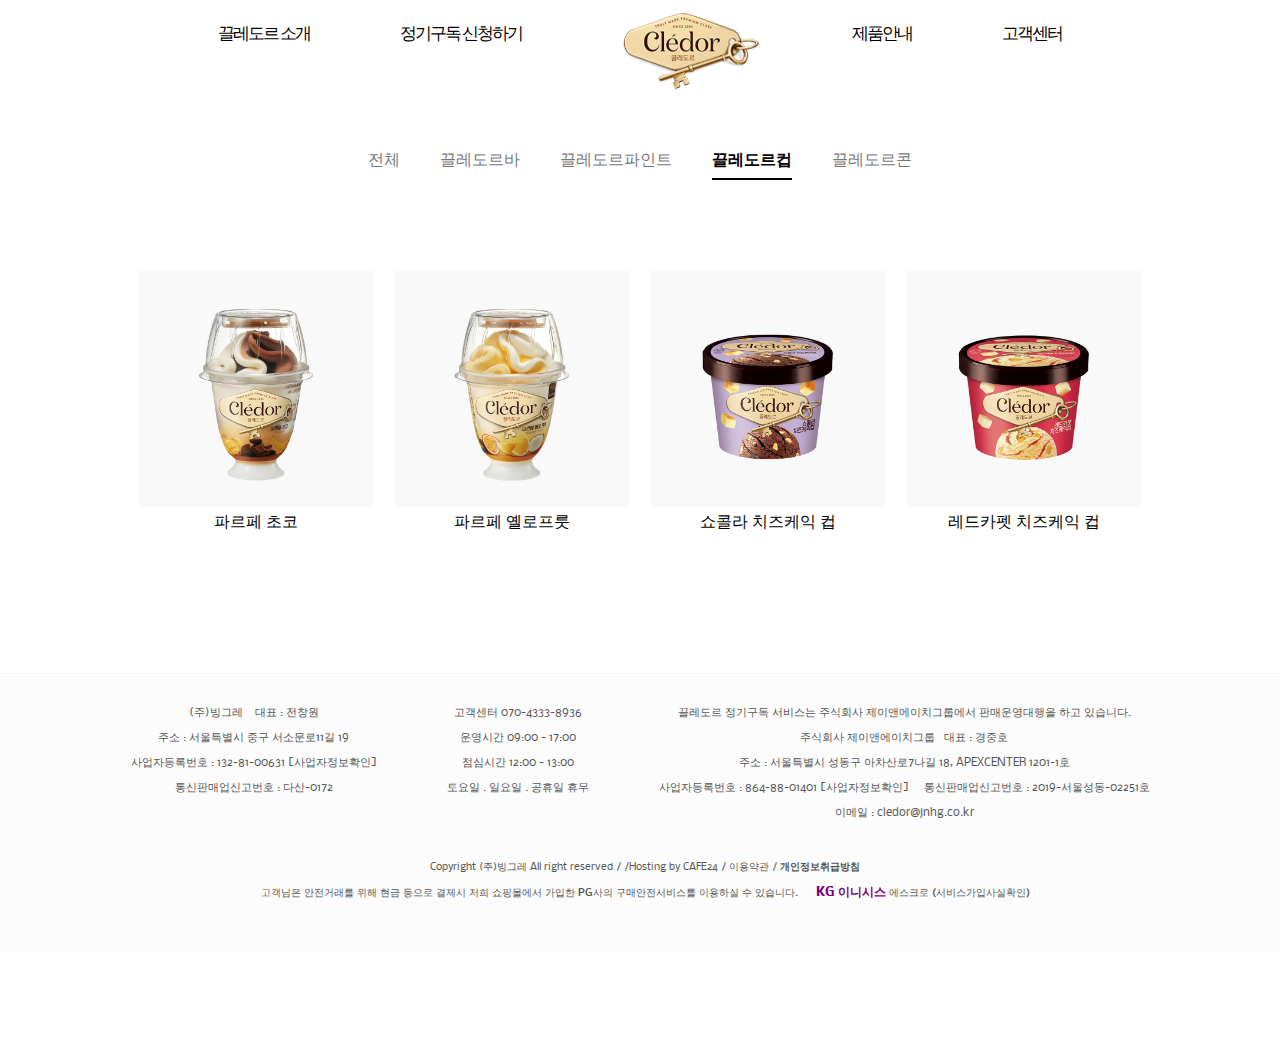
<file: product/cup.html>
<!DOCTYPE html>
<html lang="ko">

  <head>
    <meta charset="UTF-8">
    <title>끌레도르</title>
    <meta name="viewport" content="width=device-width, initial-scale=1.0, user-scalable=no, maximum-scale=1.0, minimum-scale=1.0">
    <link rel="stylesheet" href="../css/initial.min.css">
    <link rel="stylesheet" href="../css/style.css">
    <!--[if lt IE 9]>
    <script src = "http://html5shiv.googlecode.com/svn/trunk/html5.js"></script>
    <![endif]-->
    <script src="../js/jquery.min.js"></script>
    <script src="../js/common.js"></script>
  </head>

  <body id="story">
    <div class="back_to_top">
      <a href="#intro">
        <svg xmlns="http://www.w3.org/2000/svg" viewBox="0 0 24 24" fill="white" width="24px" height="24px"><path d="M0 0h24v24H0z" fill="none"/><path d="M7.41 15.41L12 10.83l4.59 4.58L18 14l-6-6-6 6z"/></svg>
      </a>
    </div>
    <header id="header">
      <nav id="gnb">
        <label for="gnbcheck" id="mobile_close_btn"></label>
        <ul>
          <li><a href="../company/story.html">끌레도르 소개</a>
            <ul class="dropdown_menu">
              <li><a href="../company/story.html">브랜드 스토리</a></li>
              <li><a href="../company/video.html">영상</a></li>
            </ul>
          </li>
          <li><a href="../subscription/subscription.html">정기구독 신청하기</a></li>
          <li id="top_logo"><a href="../index.html"><img src="../img/logo_img.png" alt="로고 이미지"></a></li>
          <li><a href="../product/all.html">제품안내</a>
            <ul class="dropdown_menu">
              <li><a href="../product/bar.html">끌레도르 바</a></li>
              <li><a href="../product/pint.html">끌레도르 파인트</a></li>
              <li><a href="../product/cup.html">끌레도르 컵</a></li>
              <li><a href="../product/corn.html">끌레도르 콘</a></li>
            </ul>
          </li>
          <li><a href="../community/notice.html">고객센터</a>
            <ul class="dropdown_menu">
              <li><a href="../community/notice.html">공지사항</a></li>
              <li><a href="../community/faq.html">FAQ</a></li>
            </ul>
          </li>
        </ul>
      </nav>
    </header>
    <div id="product_items">
      <div class="product_title"><a href="../product/all.html"><span>전체</span></a>&nbsp;&nbsp;&nbsp;&nbsp;&nbsp;&nbsp;&nbsp;&nbsp;&nbsp;
        <a href="../product/bar.html"><span>끌레도르바</span></a>&nbsp;&nbsp;&nbsp;&nbsp;&nbsp;&nbsp;&nbsp;&nbsp;&nbsp;
        <a href="../product/pint.html"><span>끌레도르파인트</span></a>&nbsp;&nbsp;&nbsp;&nbsp;&nbsp;&nbsp;&nbsp;&nbsp;&nbsp;
        <a href="../product/cup.html"><span class="one">끌레도르컵</span></a>&nbsp;&nbsp;&nbsp;&nbsp;&nbsp;&nbsp;&nbsp;&nbsp;&nbsp;
        <a href="../product/corn.html"><span>끌레도르콘</span></a>&nbsp;&nbsp;&nbsp;&nbsp;&nbsp;&nbsp;&nbsp;&nbsp;&nbsp;
      </div>
    <main id="product_main">
      <div class="box_wrap">
        <div class="box">
          <img src="../img/product/cup_parfaitchocolate.png" alt="cup_parfaitchocolate">
        </div>
        <span>파르페 초코</span>
      </div>
      <div class="box_wrap">
        <div class="box">
          <img src="../img/product/cup_yellowfruit.png" alt="cup_yellowfruit">
        </div>
        <span>파르페 옐로프룻</span>
      </div>
      <div class="box_wrap">
        <div class="box">
          <img src="../img/product/cup_chocolatcheese.png" alt="cup_chocolatcheese">
        </div>
        <span>쇼콜라 치즈케익 컵</span>
      </div>
      <div class="box_wrap">
        <div class="box">
          <img src="../img/product/cup_redcarpetcheese.png" alt="cup_redcarpetcheese">
        </div>
        <span>레드카펫 치즈케익 컵</span>
      </div>
    </main>
    <footer id="footer">
      <div class="footer_top">
        <!-- footer 상단영역 -->
        <div class="container">
          <div class="row">
            <div class="column">
              <ul>
                <li>(주)빙그레&nbsp;&nbsp;&nbsp;&nbsp;대표 : 전창원</li>
                <li>주소 : 서울특별시 중구 서소문로11길 19</li>
                <li>사업자등록번호 : 132-81-00631 <a href="#">[사업자정보확인]</a></li>
                <li>통신판매업신고번호 : 다산-0172</li>
              </ul>
            </div>
            <div class="column">
              <ul>
                <li>고객센터 070-4333-8936</li>
                <li>운영시간 09:00 - 17:00</li>
                <li>점심시간 12:00 - 13:00</li>
                <li>토요일&nbsp;.&nbsp;일요일&nbsp;.&nbsp;공휴일 휴무</li>
              </ul>
            </div>
            <div class="column">
              <ul>
                <li>끌레도르 정기구독 서비스는 주식회사 제이앤에이치그룹에서 판매운영대행을 하고 있습니다.</li>
                <li>주식회사 제이앤에이치그룹&nbsp;&nbsp;&nbsp;대표 : 경중호</li>
                <li>주소 : 서울특별시 성동구 아차산로7나길 18, APEXCENTER 1201-1호</li>
                <li>사업자등록번호 : 864-88-01401 <a href="#">[사업자정보확인]</a>&nbsp;&nbsp;&nbsp;&nbsp;&nbsp;통신판매업신고번호 : 2019-서울성동-02251호</li>
                <li>이메일 : cledor@jnhg.co.kr</li>
              </ul>
            </div>
          </div>
        </div>
      </div>
      <div class="container">
        <!-- footer 하단영역 -->
        <div class="copyright">
          Copyright (주)빙그레 All right reserved&nbsp;/&nbsp;/Hosting by CAFE24&nbsp;/&nbsp;<a href="#">이용약관</a>&nbsp;/&nbsp;<a href="#"><strong>개인정보취급방침</strong></a>
        </div>
        <div class="credits">
          고객님은 안전거래를 위해 현금 등으로 결제시 저희 쇼핑몰에서 가입한 PG사의 구매안전서비스를 이용하실 수 있습니다.&nbsp;&nbsp;&nbsp;&nbsp;&nbsp;&nbsp;<span>KG 이니시스</span>&nbsp;에스크로&nbsp;<a href="#">(서비스가입사실확인)</a>
        </div>
      </div>
    </footer>
  </body>

</html>
</file>
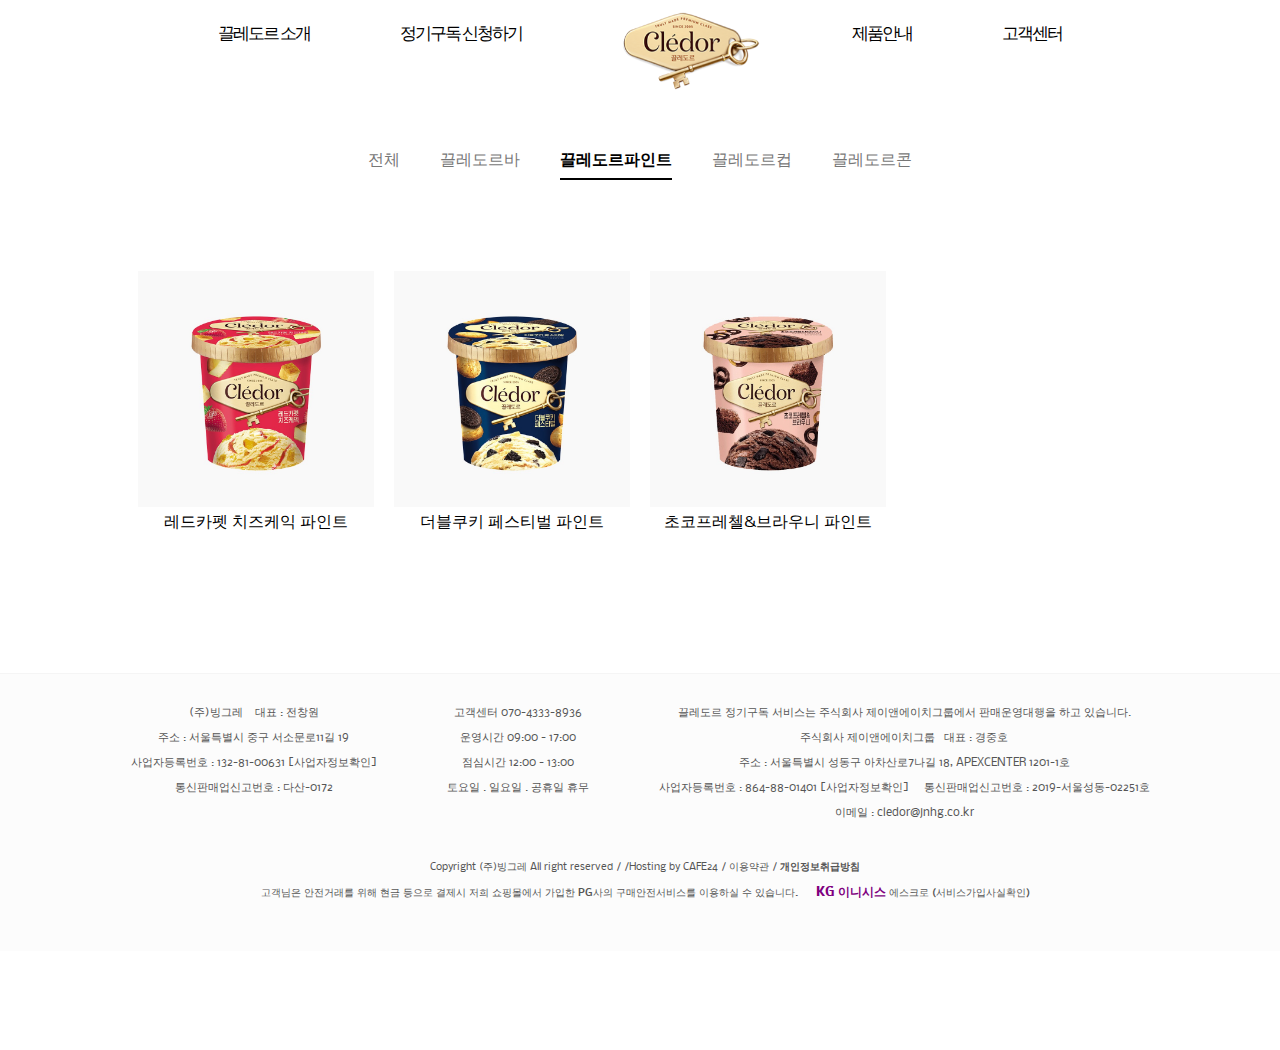
<file: product/pint.html>
<!DOCTYPE html>
<html lang="ko">

  <head>
    <meta charset="UTF-8">
    <title>끌레도르</title>
    <meta name="viewport" content="width=device-width, initial-scale=1.0, user-scalable=no, maximum-scale=1.0, minimum-scale=1.0">
    <link rel="stylesheet" href="../css/initial.min.css">
    <link rel="stylesheet" href="../css/style.css">
    <!--[if lt IE 9]>
    <script src = "http://html5shiv.googlecode.com/svn/trunk/html5.js"></script>
    <![endif]-->
    <script src="../js/jquery.min.js"></script>
    <script src="../js/common.js"></script>
  </head>

  <body id="story">
    <div class="back_to_top">
      <a href="#intro">
        <svg xmlns="http://www.w3.org/2000/svg" viewBox="0 0 24 24" fill="white" width="24px" height="24px"><path d="M0 0h24v24H0z" fill="none"/><path d="M7.41 15.41L12 10.83l4.59 4.58L18 14l-6-6-6 6z"/></svg>
      </a>
    </div>
    <header id="header">
      <nav id="gnb">
        <label for="gnbcheck" id="mobile_close_btn"></label>
        <ul>
          <li><a href="../company/story.html">끌레도르 소개</a>
            <ul class="dropdown_menu">
              <li><a href="../company/story.html">브랜드 스토리</a></li>
              <li><a href="../company/video.html">영상</a></li>
            </ul>
          </li>
          <li><a href="../subscription/subscription.html">정기구독 신청하기</a></li>
          <li id="top_logo"><a href="../index.html"><img src="../img/logo_img.png" alt="로고 이미지"></a></li>
          <li><a href="../product/all.html">제품안내</a>
            <ul class="dropdown_menu">
              <li><a href="../product/bar.html">끌레도르 바</a></li>
              <li><a href="../product/pint.html">끌레도르 파인트</a></li>
              <li><a href="../product/cup.html">끌레도르 컵</a></li>
              <li><a href="../product/corn.html">끌레도르 콘</a></li>
            </ul>
          </li>
          <li><a href="../community/notice.html">고객센터</a>
            <ul class="dropdown_menu">
              <li><a href="../community/notice.html">공지사항</a></li>
              <li><a href="../community/faq.html">FAQ</a></li>
            </ul>
          </li>
        </ul>
      </nav>
    </header>
    <div id="product_items">
      <div class="product_title"><a href="../product/all.html"><span>전체</span></a>&nbsp;&nbsp;&nbsp;&nbsp;&nbsp;&nbsp;&nbsp;&nbsp;&nbsp;
        <a href="../product/bar.html"><span>끌레도르바</span></a>&nbsp;&nbsp;&nbsp;&nbsp;&nbsp;&nbsp;&nbsp;&nbsp;&nbsp;
        <a href="../product/pint.html"><span class="one">끌레도르파인트</span></a>&nbsp;&nbsp;&nbsp;&nbsp;&nbsp;&nbsp;&nbsp;&nbsp;&nbsp;
        <a href="../product/cup.html"><span>끌레도르컵</span></a>&nbsp;&nbsp;&nbsp;&nbsp;&nbsp;&nbsp;&nbsp;&nbsp;&nbsp;
        <a href="../product/corn.html"><span>끌레도르콘</span></a>&nbsp;&nbsp;&nbsp;&nbsp;&nbsp;&nbsp;&nbsp;&nbsp;&nbsp;
      </div>
    <main id="product_main">
      <div class="box_wrap">
        <div class="box">
          <img src="../img/product/pint_redcarpet.png" alt="pint_redcarpet">
        </div>
        <span>레드카펫 치즈케익 파인트</span>
      </div>
      <div class="box_wrap">
        <div class="box">
          <img src="../img/product/pint_doublecookie.png" alt="pint_doublecookie">
        </div>
        <span>더블쿠키 페스티벌 파인트</span>
      </div>
      <div class="box_wrap">
        <div class="box">
          <img src="../img/product/pint_chocopretzelbrownie.png" alt="pint_chocopretzelbrownie">
        </div>
        <span>초코프레첼&브라우니 파인트</span>
      </div>
    </main>
    <footer id="footer">
      <div class="footer_top">
        <!-- footer 상단영역 -->
        <div class="container">
          <div class="row">
            <div class="column">
              <ul>
                <li>(주)빙그레&nbsp;&nbsp;&nbsp;&nbsp;대표 : 전창원</li>
                <li>주소 : 서울특별시 중구 서소문로11길 19</li>
                <li>사업자등록번호 : 132-81-00631 <a href="#">[사업자정보확인]</a></li>
                <li>통신판매업신고번호 : 다산-0172</li>
              </ul>
            </div>
            <div class="column">
              <ul>
                <li>고객센터 070-4333-8936</li>
                <li>운영시간 09:00 - 17:00</li>
                <li>점심시간 12:00 - 13:00</li>
                <li>토요일&nbsp;.&nbsp;일요일&nbsp;.&nbsp;공휴일 휴무</li>
              </ul>
            </div>
            <div class="column">
              <ul>
                <li>끌레도르 정기구독 서비스는 주식회사 제이앤에이치그룹에서 판매운영대행을 하고 있습니다.</li>
                <li>주식회사 제이앤에이치그룹&nbsp;&nbsp;&nbsp;대표 : 경중호</li>
                <li>주소 : 서울특별시 성동구 아차산로7나길 18, APEXCENTER 1201-1호</li>
                <li>사업자등록번호 : 864-88-01401 <a href="#">[사업자정보확인]</a>&nbsp;&nbsp;&nbsp;&nbsp;&nbsp;통신판매업신고번호 : 2019-서울성동-02251호</li>
                <li>이메일 : cledor@jnhg.co.kr</li>
              </ul>
            </div>
          </div>
        </div>
      </div>
      <div class="container">
        <!-- footer 하단영역 -->
        <div class="copyright">
          Copyright (주)빙그레 All right reserved&nbsp;/&nbsp;/Hosting by CAFE24&nbsp;/&nbsp;<a href="#">이용약관</a>&nbsp;/&nbsp;<a href="#"><strong>개인정보취급방침</strong></a>
        </div>
        <div class="credits">
          고객님은 안전거래를 위해 현금 등으로 결제시 저희 쇼핑몰에서 가입한 PG사의 구매안전서비스를 이용하실 수 있습니다.&nbsp;&nbsp;&nbsp;&nbsp;&nbsp;&nbsp;<span>KG 이니시스</span>&nbsp;에스크로&nbsp;<a href="#">(서비스가입사실확인)</a>
        </div>
      </div>
    </footer>
  </body>

</html>
</file>
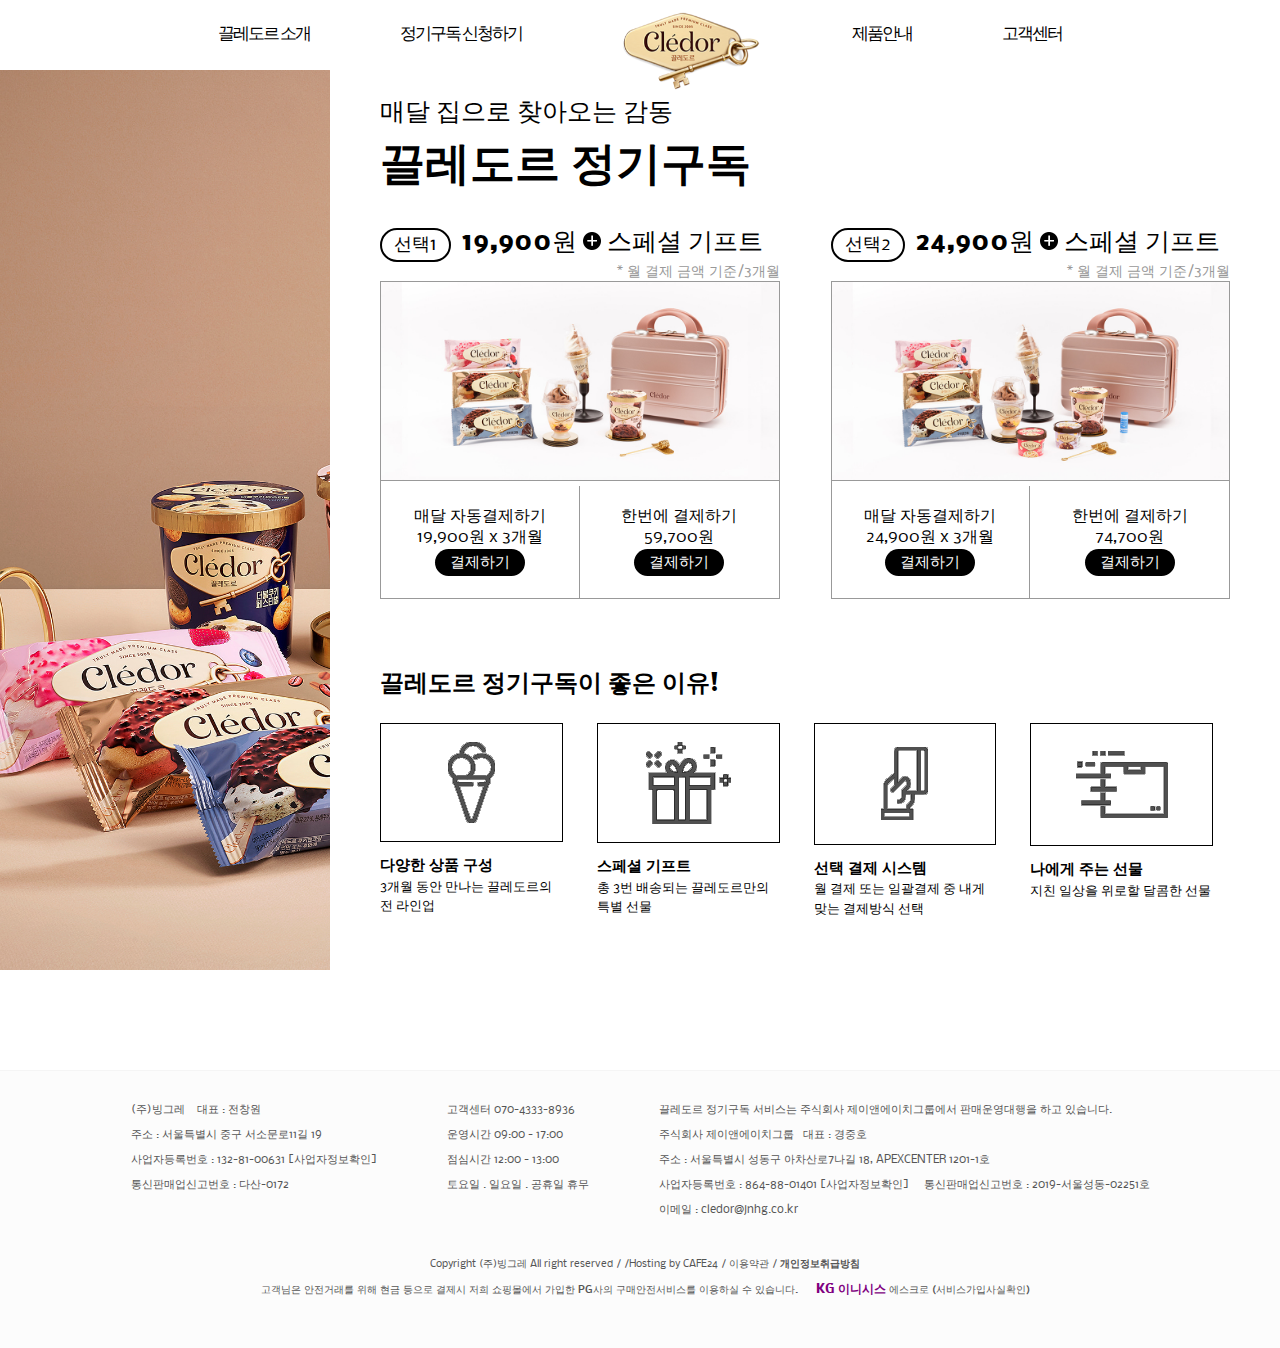
<file: subscription/subscription.html>
<!DOCTYPE html>
<html lang="ko">

  <head>
    <meta charset="UTF-8">
    <title>끌레도르</title>
    <meta name="viewport" content="width=device-width, initial-scale=1.0, user-scalable=no, maximum-scale=1.0, minimum-scale=1.0">
    <link rel="stylesheet" href="../css/initial.min.css">
    <link rel="stylesheet" href="../css/style.css">
    <!--[if lt IE 9]>
    <script src = "http://html5shiv.googlecode.com/svn/trunk/html5.js"></script>
    <![endif]-->
    <script src="../js/jquery.min.js"></script>
    <script src="../js/common.js"></script>
  </head>

  <body>
    <header id="header">
      <nav id="gnb">
        <label for="gnbcheck" id="mobile_close_btn"></label>
        <ul>
          <li><a href="../company/story.html">끌레도르 소개</a>
            <ul class="dropdown_menu">
              <li><a href="../company/story.html">브랜드 스토리</a></li>
              <li><a href="../company/video.html">영상</a></li>
            </ul>
          </li>
          <li><a href="../subscription/subscription.html">정기구독 신청하기</a></li>
          <li id="top_logo"><a href="../index.html"><img src="../img/logo_img.png" alt="로고 이미지"></a></li>
          <li><a href="../product/all.html">제품안내</a>
            <ul class="dropdown_menu">
              <li><a href="../product/bar.html">끌레도르 바</a></li>
              <li><a href="../product/pint.html">끌레도르 파인트</a></li>
              <li><a href="../product/cup.html">끌레도르 컵</a></li>
              <li><a href="../product/corn.html">끌레도르 콘</a></li>
            </ul>
          </li>
          <li><a href="../community/notice.html">고객센터</a>
            <ul class="dropdown_menu">
              <li><a href="../community/notice.html">공지사항</a></li>
              <li><a href="../community/faq.html">FAQ</a></li>
            </ul>
          </li>
        </ul>
      </nav>
    </header>
    <div id="wrap">
      <div id="left"></div>
      <div id="right">
        <div id="right_wrap">
          <div class="up">
            <p>
              <span>매달 집으로 찾아오는 감동</span><br>
              <span class="bold">끌레도르 정기구독</span>
            </p>
            <div class="up_left">
              <div class=title>
                <span>선택1</span><strong>19,900</strong>원&nbsp;<img src="../img/subscription/plus_icon_img.png" alt="">&nbsp;스페셜 기프트
              </div>
              <div class="sub_title">* 월 결제 금액 기준/3개월</div>
              <div class="box">
                <img src="../img/subscription/item1_img.png" alt="19,900상품">
                <div class="inner_box left">매달 자동결제하기<br>19,900원 x 3개월<br><a href="#" class="pay_button">결제하기</a></div>
                <div class="inner_line"></div>
                <div class="inner_box right">한번에 결제하기<br>59,700원<br><a href="#" class="pay_button">결제하기</a></div>
              </div>
            </div>
            <div class="up_right">
              <div class=title>
                <span>선택2</span><strong>24,900</strong>원&nbsp;<img src="../img/subscription/plus_icon_img.png" alt="">&nbsp;스페셜 기프트
              </div>
              <div class="sub_title">* 월 결제 금액 기준/3개월</div>
              <div class="box">
                <img src="../img/subscription/item2_img.png" alt="24,900상품">
                <div class="inner_box left">매달 자동결제하기<br>24,900원 x 3개월<br><a href="#" class="pay_button">결제하기</a></div>
                <div class="inner_line"></div>
                <div class="inner_box right">한번에 결제하기<br>74,700원<br><a href="#" class="pay_button">결제하기</a></div>
              </div>
            </div>
          </div>
          <div class="down">
            <p>끌레도르 정기구독이 좋은 이유!</p>
            <div class="box_wrap">
              <div class="box">
                <div class="box_inner">
                  <img src="../img/subscription/icon_1.png" alt="icon_1">
                </div>
                <p>
                  <span>다양한 상품 구성</span><br>3개월 동안 만나는 끌레도르의 전 라인업
                </p>
              </div>
              <div class="box">
                <div class="box_inner">
                  <img src="../img/subscription/icon_2.png" alt="icon_2">
                </div>
                <p>
                  <span>스페셜 기프트</span><br>총 3번 배송되는 끌레도르만의 특별 선물
                </p>
              </div>
              <div class="box">
                <div class="box_inner">
                  <img src="../img/subscription/icon_3.png" alt="icon_3">
                </div>
                <p>
                  <span>선택 결제 시스템</span><br>월 결제 또는 일괄결제 중 내게 맞는 결제방식 선택
                </p>
              </div>
              <div class="box">
                <div class="box_inner">
                  <img src="../img/subscription/icon_4.png" alt="icon_4">
                </div>
                <p>
                  <span>나에게 주는 선물</span><br>지친 일상을 위로할 달콤한 선물
                </p>
              </div>
            </div>
          </div>
        </div>
      </div>
    </div>
    <footer id="footer">
      <div class="footer_top">
        <!-- footer 상단영역 -->
        <div class="container">
          <div class="row">
            <div class="column">
              <ul>
                <li>(주)빙그레&nbsp;&nbsp;&nbsp;&nbsp;대표 : 전창원</li>
                <li>주소 : 서울특별시 중구 서소문로11길 19</li>
                <li>사업자등록번호 : 132-81-00631 <a href="#">[사업자정보확인]</a></li>
                <li>통신판매업신고번호 : 다산-0172</li>
              </ul>
            </div>
            <div class="column">
              <ul>
                <li>고객센터 070-4333-8936</li>
                <li>운영시간 09:00 - 17:00</li>
                <li>점심시간 12:00 - 13:00</li>
                <li>토요일&nbsp;.&nbsp;일요일&nbsp;.&nbsp;공휴일 휴무</li>
              </ul>
            </div>
            <div class="column">
              <ul>
                <li>끌레도르 정기구독 서비스는 주식회사 제이앤에이치그룹에서 판매운영대행을 하고 있습니다.</li>
                <li>주식회사 제이앤에이치그룹&nbsp;&nbsp;&nbsp;대표 : 경중호</li>
                <li>주소 : 서울특별시 성동구 아차산로7나길 18, APEXCENTER 1201-1호</li>
                <li>사업자등록번호 : 864-88-01401 <a href="#">[사업자정보확인]</a>&nbsp;&nbsp;&nbsp;&nbsp;&nbsp;통신판매업신고번호 : 2019-서울성동-02251호</li>
                <li>이메일 : cledor@jnhg.co.kr</li>
              </ul>
            </div>
          </div>
        </div>
      </div>
      <div class="container">
        <!-- footer 하단영역 -->
        <div class="copyright">
          Copyright (주)빙그레 All right reserved&nbsp;/&nbsp;/Hosting by CAFE24&nbsp;/&nbsp;<a href="#">이용약관</a>&nbsp;/&nbsp;<a href="#"><strong>개인정보취급방침</strong></a>
        </div>
        <div class="credits">
          고객님은 안전거래를 위해 현금 등으로 결제시 저희 쇼핑몰에서 가입한 PG사의 구매안전서비스를 이용하실 수 있습니다.&nbsp;&nbsp;&nbsp;&nbsp;&nbsp;&nbsp;<span>KG 이니시스</span>&nbsp;에스크로&nbsp;<a href="#">(서비스가입사실확인)</a>
        </div>
      </div>
    </footer>
  </body>

</html>
</file>
<file: css/style.css>
@charset "UTF-8";
@import url('https://fonts.googleapis.com/css2?family=Nobile:ital,wght@0,400;0,500;0,700;1,400;1,500;1,700&display=swap');
@import url('https://fonts.googleapis.com/css2?family=Do+Hyeon&display=swap');
@import url('https://fonts.googleapis.com/css2?family=Bebas+Neue&display=swap');
/* ===========index.html======================================================================================================================= */
/*------------button---------------------------------------------------------------------------------------------------------------------------*/
/*--button 공통 영역--*/
.button{
  font-size: 17px;
  font-weight: 700;
  height: 32px;
  line-height: 32px;
  letter-spacing: 1px;
  color: white;
  display: inline-block;
  padding: 8px 32px;
  border-radius: 50px;
  margin: 10px;
  background: rgba(255,255,255,.3);
  transition: 0.5s;
}

.button:hover{
  background: rgba(255,255,255,.5);
  color: white;
}

.back_to_top{
  position: fixed;
  width: 30px;
  height: 30px;
  right: 10px;
  bottom: 10px;
  background: black;
  z-index: 800;
  border-radius: 100%;
  box-shadow: 2px 2px 2px rgba(0,0,0,.2);
  display: none;
}

.back_to_top a{
  /*display: block; /*a는 inline형태기 때문에 화면을 꽉 채우기 않음,그래서 block으로 바꿈,지금은 flex로:svg파일이 상단에 붙어있기때문에 중간으로 맞춰주기 위해서*/
  width: 100%;
  height: 100%;
  color: white;
  display: flex;
  align-items: center;
  justify-content: center;
}

/*------------mobile button area---------------------------------------------------------------------------------------------------------------------------*/
input[type=checkbox]#gnbcheck{display: none;}

#gnbbtn{
  display: none;
  position: absolute;
  top: 10px;
  right: 10px;
  width: 32px;
  height: 32px;
  z-index: 900;
}

/*mobile button line style*/
#gnbbtn > span{
  position: absolute;
  top: 16px;
  height: 1.6px;
  width: 32px; /*width:100% / left:0; right:0;해도 결과 같음*/
  background: white;
  transform: translateY(-50%);
}

#gnbbtn > span:nth-child(1){
  top: 8px;
}

#gnbbtn > span:nth-child(3){
  top: 24px;
}

/*mobile close button*/
#mobile_close_btn{
  display: none;
  position: absolute;
  top: 10px;
  right: 10px;
  width: 32px;
  height: 32px;
}

#mobile_close_btn::before,#mobile_close_btn::after{
  content: '';
  position: absolute;
  height: 1.6px;
  width: 32px;
  background: white;
  top: 16px;
  transform: translateY(-50%) rotate(45deg);
}

#mobile_close_btn::before{
  transform:  rotate(-45deg);
}

/*------------header---------------------------------------------------------------------------------------------------------------------------*/
#header{
  position: fixed;
  width: 100%;
  height: 70px;
  top: 0;
  z-index: 800;
  background: white;
  min-width: 952px;
}

#top_logo{
  width: 180px;
  height: 130px;
}

#top_logo img{
  width: 100%;
}

/*--gnb--*/
#gnb{
  position: relative;
  height: 70px;
  text-align: center;
}

#gnb ul{
  display: flex;
  justify-content: center;
  height: 70px;
}

#gnb ul li{
  float: left;
  margin: 0 30px;
  position: relative;
}

#gnb ul li a{
  display: inline-block;
  line-height: 70px;
  height: 70px;
  padding: 0 15px;
  width: 100%;
  box-sizing: border-box;
  color: black;
  font-weight: 550;
  font-size: 17px;
  letter-spacing: -2px;
}

#gnb ul li#top_logo a{
  padding-top: 5px;
}

#header #gnb ul li:hover .dropdown_menu{
  visibility: visible;
  top: 100%;
  opacity: 1;
}

#header #gnb ul li .dropdown_menu{
  display: block;
  position: absolute;
  visibility: hidden;
  top: 90%;
  opacity: 0;
  transition: .5s;
  z-index: 500;
  left: -20px;
}

#header #gnb ul li .dropdown_menu li{
  width: 100%;
  margin: 0;
  background: black;
  box-sizing: border-box;
  padding: 0 10px;
  min-width: 150px;
  transition: .5s;
}

#header #gnb ul li .dropdown_menu li a{
  line-height: 40px;
  height: 40px;
  color: white;
  font-size: 14px;
  font-weight: 100;
}

#header #gnb ul li .dropdown_menu li:hover{
  background: white;
}

#header #gnb ul li .dropdown_menu li:hover a{
  color: black;
}

/*------------section---------------------------------------------------------------------------------------------------------------------------*/
#main{
  min-width: 952px;
}

section{
  position: relative;
  display: flex;
  align-items: center;
  justify-content: center;
  background: white;
  min-height: calc(100vh + 70px);
  box-sizing: border-box;
}

section#intro{
  background: url('../img/bg/main_banner.png');
  background-repeat: no-repeat;
  background-size: cover;
  align-items: flex-start;
}

section > article{
  text-align: center;
  padding: 0 20%;
  margin-top: 12%;
}

section > article > h2{
  font-size: 55px;
  color: white;
  font-weight: lighter;
  margin: 20px 0;
}

section > article > h3{
  font-weight: lighter;
  font-size: 45px;
  color: white;
}

section > article > h2 > span,section > article > h3 > span{
  font-weight: 900;
}

section > article > h2,section > article > h3{
  letter-spacing: -3px;
}

#section1 iframe{
  display: block;
  width: 100%;
  /* height: 100%; */
}

#section2 .container .content_text{
  text-align: center;
}

#section2 .container .content_text p{
  font-size: 30px;
  font-weight: 100;
  margin: 15px 0 5px;
}

#section2 .container .content_text h2{
  font-size: 60px;
  font-weight: 900;
}

#section2 .container .content_product{
  text-align: center;
  margin-top: 40px;
}

#section2 .container .content_product ul{
  display: table;
  margin-left: auto;
  margin-right: auto;
  text-align: center;
}

#section2 .container .content_product ul li{
  border: 1px solid #555;
  margin: 0 10px;
  display: inline-block;
}

#section2 .container .content_product ul li a{
  display: inline-block;
  color: #000;
  box-sizing: border-box;
  padding: 6px 20px;
  font-size: 19px;
}

#section2 .container .content_product ul li a span{
  font-weight: 900;
  font-size: 22px;
}

#section2 .container .content_product ul li:hover a{
  background: #555;
  color: white;
}

#section2 .container .content_image{
  width: 90%;
  margin: 50px auto 0;
}

#section2 .container .content_image img{
  width: 100%;
}

#section3 #container .content_text{
  position: relative;
  z-index: 10;
  text-align: center;
}

#section3 #container .content_text p{
  font-size: 30px;
  font-weight: 100;
  margin: 15px 0 5px;
}

#section3 #container .content_text h2{
  font-size: 60px;
  font-weight: 900;
}

#section3{
  position: relative;
}

#section3 #model_img{
  position: absolute;
  left: -20%;
  z-index: 10;
  -ms-transform: translateY(-50%);
}

#section3 #model_img img{
  width: 80%;
}

/* #section3 #model_img{
  overflow: hidden;
  z-index: -100;
}

#section3 #model_img .image{
  float: left;
  width: 50%;
  background: url('../img/section3/model_01.png');
  background-size: cover;
  background-position: center;
} */

#section3 .carousel_wrap{
  position: relative;
  z-index: 20;
  background: white;
  width: 1000px;
  /* min-height: 100px; */
  margin: 0 auto;
  opacity: 0.8;
}

#section3 .carousel_prev{
  display: inline-block;
  position: absolute;
  left: -80px;
  top: 40%;
  cursor: pointer;
}

#section3 .carousel_next{
  display: inline-block;
  position: absolute;
  right: -80px;
  cursor: pointer;
  top: 40%;
}

#section3 .carouse{
  width: 100%;
  height: 100%;
  overflow: hidden;
  margin-top: 50px;
  box-sizing: border-box;
  /* padding: 5% 0; */
}

#section3 .carousel_inner ul.column{
  float: left;
  width: 1000px;
  overflow: hidden;
}

#section3 .carousel_inner ul li.left{
  display: inline-block;
  float: left;
  width: 50%;
  font-size: 18px;
  font-weight: 100;
  letter-spacing: -2px;
}

#section3 .carousel_inner ul li.left .height{
  height: 100%;
  border-left: 1px solid #e4e3e3;
  position: absolute;
  left: 50%;
  margin-left: -3px;
  top: 0;
  margin: auto 0;
}

#section3 .carousel_inner ul li.left span{
  width: 85%;
  display: block;
  text-align: right;
}

#section3 .carousel_inner ul li.left p{
  margin-bottom: 40px;
  margin-top: 10%;
}

#section3 .carousel_inner ul li.left p span{
  font-size: 30px;
  font-weight: 300;
}

#section3 .carousel_inner ul li.left span.color{
  color: #d9bfb8;
  font-size: 38px;
  font-weight: 700;
  margin-bottom: 5px;
}

#section3 .carousel_inner ul li.left span.line{
  font-size: 45px;
  font-weight: 900;
  text-decoration: underline;
  text-underline-position: under;
  margin-top: 10px;
  letter-spacing: 1px;
  font-family: 'Do Hyeon', sans-serif;
}

#section3 .carousel_inner ul li.right{
  display: inline-block;
  float: right;
  width: 50%;
}

#section3 .carousel_inner ul li.right img{
  width: 70%;
  display: block;
  margin: 0 auto;
  margin-top: 10%;
  margin-left: 20%;
}

#section3 .carousel_inner ul.other li.right img{
  width: 80%;
  margin-top: 15%;
  margin-left: 15%;
}

#section3 .carousel_inner ul.theother li.right img{
  width: 45%;
  margin-top: 5%;
  margin-left: 30%;
}

/* #section3 .dot{
  width: 13px;
  height: 13px;
  background: #f0f0f0;
  border-radius: 50%;
  bottom: 1px;
  margin: 0 auto;
} */

#section4 .container{
  text-align: center;
}

#section4 .container .content .hashtag{
  font-size: 50px;
  font-weight: lighter;
  letter-spacing: -1px;
}

#section4 .container .content .hashtag span{
  font-size: 60px;
}

#section4 .container .content .text{
  font-size: 25px;
  font-weight: lighter;
  margin: 10px 0 30px 0;
  letter-spacing: -2px;
}

#section4 .image{
  display: flex;
  flex-wrap: wrap;
  width: 1000px;
}

#section4 .image .box{
  flex: 25%;
  -ms-flex: 23%;
  box-sizing: border-box;
  padding: 10px;
}

#section4 .image .box img{
  width: 100%;
}

/*------------footer---------------------------------------------------------------------------------------------------------------------------*/
#footer{
  display: block;
  color: #555;
  font-size: 11px;
  margin: 100px auto 0;
  background: #fcfcfc;
  box-sizing: border-box;
  padding-top: 2%;
  border-top: 1px solid #f5f5f5;
}

#footer a{
  color: #555;
}

#footer a:hover{
  color: #999;
}

#footer .container{
  /* margin: 0 5%; */
}

#footer > .container{
  padding: 15px 0 50px 10px;
  font-size: 10px;
  text-align: center;
}

#footer > .container .copyright{
  margin-bottom: 10px;
}

#footer > .container .copyright strong{
  font-weight: 900;
}

#footer > .container .credits{
  font-weight: 500;
}

#footer > .container .credits span{
  color: purple;
  font-size: 12px;
  font-weight: bold;
}

#footer .footer_top{
  display: flex;
  justify-content: center;
}

#footer .container .row{
  display: flex;
  flex-basis: auto;
  flex-wrap: wrap;
}

#footer .container .row .column{
  box-sizing: border-box;
  padding: 0 10px;
  margin-bottom: 20px;
  /* flex: 33.333%; */
}

#footer .container .row .column ul{
  box-sizing: border-box;
  padding-right: 50px;
}
#footer .container .row .column:last-child ul{
  padding-right: 0;
}

#footer .container .row .column ul li{
  padding: 5px 0;
}

/*------------반응형 css---------------------------------------------------------------------------------------------------------------------------*/
@media all and (min-width: 952px){
  #main{
    min-width: 952px;
  }
}

@media all and (max-width: 1260px){
  #intro article{
    margin: auto;
  }
  #intro article h2{
    word-break: keep-all;
  }
  #section3 .image img{
    display: none;
  }
  #section3 .carousel_prev{
    left: 0;
  }
}

/* ===========subscription.html======================================================================================================================= */
#wrap{
  margin-top: 70px;
  display: flex;
}

#wrap #left{
  flex: 50%;
  min-height: 100vh;
  background: url('../img/subscription/subscription_banner_img.png') no-repeat;
  background-size: cover;
}

#wrap #left > img{
  width: 100%;
}

#wrap #right{
  flex: 50%;
  min-width: 950px;
  box-sizing: border-box;
  padding: 0 50px;
}

#wrap #right .up  > p{
  font-size: 25px;
  font-weight: 100;
  line-height: 1.5;
}

#wrap #right .up p span.bold{
  font-size: 45px;
  font-weight: 800;
}

#wrap #right .up{
  overflow: hidden;
}

#wrap #right .up_left{
  float: left;
  width: 47%;
}

#wrap #right .up_right{
  float: right;
  width: 47%;
}

#wrap #right .up_left .title span,#wrap #right .up_right .title span{
  font-size: 18px;
  box-sizing: border-box;
  border: 2px solid #000;
  border-radius: 30px;
  padding: 5px 12px;
  margin-right: 10px;
}

#wrap #right_wrap .title{
  font-size: 25px;
  line-height: 1.5;
}

#wrap #right_wrap .sub_title{
  text-align: right;
  font-size: 14px;
  color: #999;
}

#wrap #right_wrap .up .box{
  border: 1px solid #999;
  overflow: hidden;
}

#wrap #right_wrap .up .box img{
  width: 100%;
  border-bottom: 1px solid #999;
}

#wrap #right_wrap .up .box .inner_box.left{
  float: left;
  width: 50%;
  text-align: center;
  box-sizing: border-box;
  padding: 5%;
  border-right: 1px solid #999;
}

#wrap #right_wrap .up .box .inner_box.right{
  float: right;
  width: 50%;
  text-align: center;
  box-sizing: border-box;
  padding: 5%;
}

/* #wrap #right_wrap .up .box .inner_line{
  position: absolute;
  box-sizing: border-box;
  border-left: 1px solid #999;
  left: 50%;
  height: 100%;
  background: #999;
} */

#wrap #right_wrap .up .box .inner_box .pay_button{
  background: black;
  color: white;
  border-radius: 30px;
  box-sizing: border-box;
  padding: 5px 15px;
  font-size: 15px;
  line-height: 2;
}
#wrap #right_wrap .up .box .inner_box .pay_button:hover{
  background: rgba(0,0,0,.6);
  color: white;
}

/* #wrap #right_wrap .down{
  margin-top: 20px;
} */

#wrap #right_wrap .down > p{
  font-size: 24px;
  font-weight: 600;
  margin-top: 8%;
}

#wrap #right_wrap .down .box_wrap{
  display: flex;
}

#wrap #right_wrap .down .box_wrap .box{
  flex: 25%;
  justify-content: space-around;
  margin: 0 2%;
}

#wrap #right_wrap .down .box_wrap .box:first-child{
  margin-left: 0;
}

#wrap #right_wrap .down .box .box_inner{
  border: 1px solid black;
  /* width: 120px;
  height: 79px; */
}

#wrap #right_wrap .down .box .box_inner img{
  box-sizing: border-box;
  padding: 10% 5%;
  display: block;
  margin: auto;
}

#wrap #right_wrap .down .box:nth-last-child(1) .box_inner img{
  margin: 5% auto;
}

#wrap #right_wrap .down .box:nth-last-child(2) .box_inner img{
  margin: 3% auto;
}

#wrap #right_wrap .down .box p{
  font-size: 13px;
  line-height: 1.5;
}

#wrap #right_wrap .down .box p span{
  font-weight: bold;
  font-size: 15px;
}

/* ===========story.html======================================================================================================================= */
#story{
  min-width: 1150px;
}

#story section#intro{
  background: url('../img/company/banner_img.png') no-repeat;
  background-position: center;
  /* object-fit: cover; */
  min-height: 300px;
  width: 100%;
}

#stroy #section2 .content{
  width: 80%;
  background: #f9f9f9;
}

#story #section2 .logo_img{
  background: url('../img/logo_img.png') no-repeat;
  background-size: container;
  background-position: center;
  width: 300px;
  height: 200px;
  margin: 0 auto;
}

#story #section2 p{
  font-size: 25px;
  font-weight: 600;
  letter-spacing: 0px;
  color: #333;
  margin-top: -10px;
  margin-bottom: 60px;
  text-align: center;
}

#story #section2 img{
  display: block;
  width: 80%;
  margin: 0 auto;
}

#story #section3{
  display: block;
  margin: 100px auto;
  margin-bottom: 0;
  text-align: center;
}

#story #section3 h1{
  font-size: 50px;
  font-weight: 900;
}

#story #section3 .text{
  margin: 100px 0;
}

#story #section3 .text p{
  font-size: 21px;
  font-weight: 100;
  margin: 60px 0;
  line-height: 35px;
}

#story #section3 .text span{
  font-size: 24px;
  font-weight: 900;
  letter-spacing: -1px;
}


#story #section3 img{
  margin: 50px 0;
  border-top: 1px solid #f1f1f1;
  border-bottom: 1px solid #999;
  box-sizing: border-box;
  padding: 90px 0;
}

#story #section4 .container{
  display: inline-block;
  overflow: hidden;
  width: 1440px;
}

#story #section4 .container .content_1{
  text-align: center;
  font-size: 50px;
  line-height: 70px;
  margin-bottom: 100px;
  letter-spacing: -4px;
}

#story #section4 .container .content_1 span{
  font-weight: bolder;
}

#story #section4 .container .inner{
  display: flex;
}

#story #section4 .container .inner .left{
  /* float: left;
  width: 50%; */
  flex: 50%;
}

#story #section4 .container .inner .right{
  /* float: right;
  width: 50%; */
  flex: 50%;
}

#story #section4 .container .inner img{
  /* width: 520px;
  height: 390px; */
  box-sizing: border-box;
  padding: 5% 20% 5%;
  width: 100%;
}

#story #section4 .container .inner:nth-child(2) img,#story #section4 .container .inner:nth-child(4) img{
  padding-right: 3%;
}

#story #section4 .container .inner:nth-child(3) img,#story #section4 .container .inner:nth-child(5) img{
  padding-left: 3%;
}

#story #section4 .container .inner .text_box{
  text-align: left;
  display: inline-block;
  box-sizing: border-box;
  padding: 15% 0 0;
}

#story #section4 .container .inner:nth-child(2) .text_box,#story #section4 .container .inner:nth-child(4) .text_box{
  box-sizing: border-box;
  padding-left: 5%;
  padding-right: 20%;
}

#story #section4 .container .inner:nth-child(3) .text_box,#story #section4 .container .inner:nth-child(5) .text_box{
  box-sizing: border-box;
  padding-left: 20%;
  padding-right: 5%;
}

#story #section4 .underline{
  font-weight: lighter;
  position: relative;
}

#story #section4 .underline::after{
  position: absolute;
  content: '';
  bottom: 0;
  left: 0;
  right: 0;
  width: 75px;
  height: 0.5px;
  background: black;
}

#story #section4 .title{
  font-size: 22px;
  font-weight: bold;
  letter-spacing: -1px;
}

#story #section4 .subtitle{
  font-size: 18px;
  font-weight: 100;
  letter-spacing: 2px;
  margin-top: 7%;
  line-height: 1.7;
}

/* ===========notice.html======================================================================================================================= */
#commu{
  min-width: 1110px;
}

#notice_page{
  margin-top: 10%;
}

#notice_page table{
  margin: 0 auto;
  width: 80%;
  border: 1px solid #000;
  border-collapse: collapse;
}

#notice_page table .width{
  width: 80%;
}
#notice_page table .widthNum{
  width: 8%;
}

#notice_page table .widthNoti{
  width: 65%;
}

#notice_page table tr{
  border: 1px solid #000;
}

#notice_page table th,td{
  padding: 15px 10px;
}

#notice_page table th,#notice_page table tr td:nth-child(2){
  text-align: left;
}

#notice_page table tr.head,#notice_page table td,#notice_page table tr.head td:nth-child(2){
  text-align: center;
}

#notice_page p{
  text-align: center;
  margin: 40px 0;
}

#notice_page .page span{
  display: inline-block;
  width: 18px;
  height: 18px;
  line-height: 18px;
  border-radius: 50%;
  padding: 1px;
  font-size: 12px;
  text-align: center;
  border: 1px solid #eee;
}

#notice_page .page a{
  color: #999;
}

#notice_page .page .black{
  background: black;
  color: white;
  font-size: 13px;
  border: 1px solid #000;
  margin: 0 10px;
}

#notice_page .search{
  margin-bottom: 15%;
}

#notice_page .search span{
  text-transform: uppercase;
  font-size: 13px;
}

#notice_page .search span{
  margin: 0 15px;
}

#notice_page .search input[type=text],#notice_page .search select{
  padding: 5px;
  outline: none;
}

#notice_page .search a{
  display: inline-block;
  color: white;
  background: black;
  padding: 5px;
}

#notice_page p.title{
  letter-spacing: 5px;
  font-weight: bold;
  font-size: 14px;
}

/* ===========product/all.html======================================================================================================================= */
#product_items{
  margin-top: 150px;
  text-align: center;
}

#product_items .product_title{
  margin-left: 35px;
}

#product_items .product_title a{
  display: inline-block;
}

#product_items .product_title a span{
  position: relative;
  box-sizing: border-box;
  padding-bottom: 10px;
  color: #777;
}

#product_items .product_title a span.one{
  color: black;
  font-weight: 600;
}

#product_items .product_title a span.one:after{
  content: '';
  position: absolute;
  height: 2px;
  background: black;
  bottom: 0;
  left: 0;
  right: 0;
}

#product_items .product_title a:hover{
  color: #999;
}

#product_main{
  display: flex;
  flex-wrap: wrap;
  margin: 80px 10% 120px;
  overflow: hidden;
}

#product_main .box_wrap{
  flex: 25%;
  -ms-flex: 23%;
  flex-grow: 0;
  box-sizing: border-box;
  padding: 2% 1%;
}

#product_main .box{
  overflow: hidden;
}

#product_main .box img{
  width: 100%;
}

#product_main .box:hover img{
  transition: all .1s ease-in;
  transform: scale(1.1);
  transform-origin: center center;
}

/* ===========video.html======================================================================================================================= */
#video{
  width: 100%;
  height: 100%;
  top: 0;
  right: 0;
  bottom: 0;
  left: 0;
  z-index: -100;
}
</file>
<file: css/initial.min.css>
html,body{
  height: 100%;
  font-family: 'Nobile', sans-serif;
}

html,body,ul,li,h1,h2,h3,h4,h5,h6{
  margin: 0;
  padding: 0;
}

li{
  list-style: none;
}

a {
  text-decoration: none;
  color: #ffffff;
  transition: .5s;
}

a:hover{
  color: #18d26e;
}
</file>
